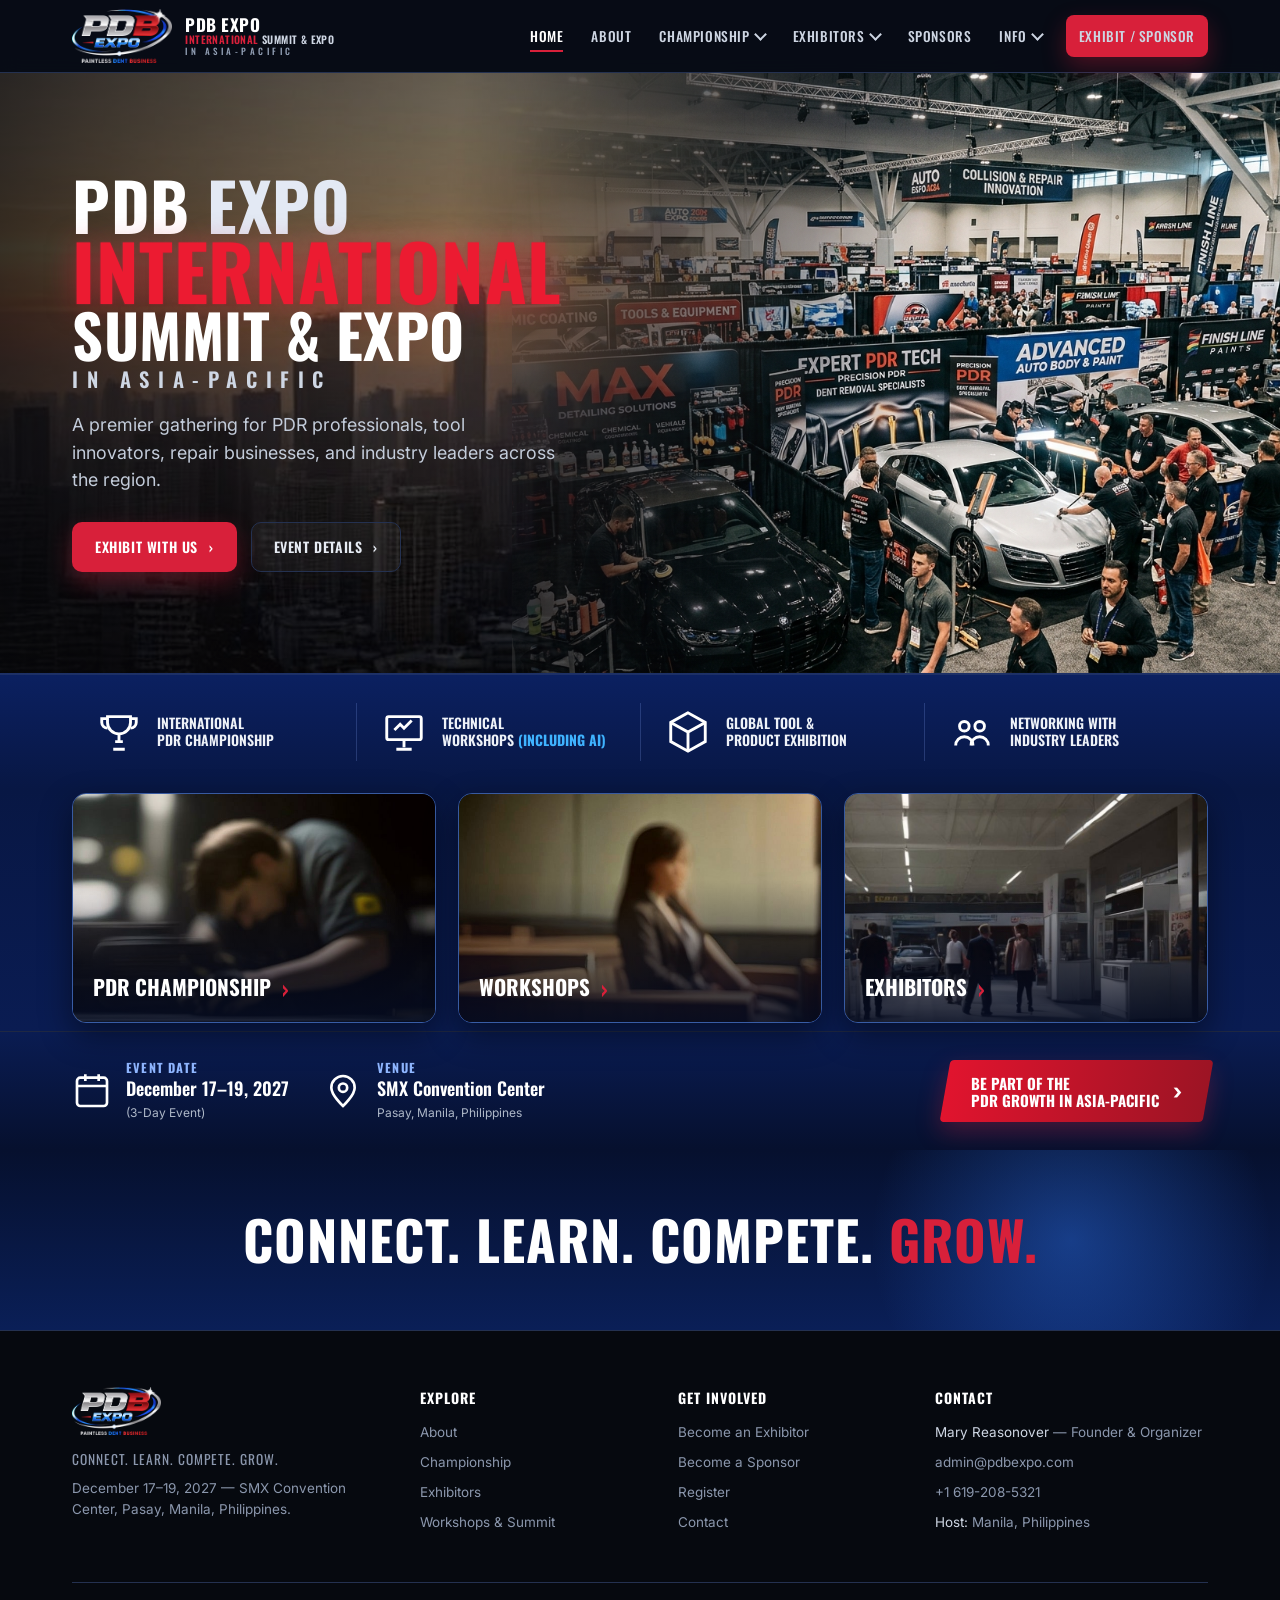
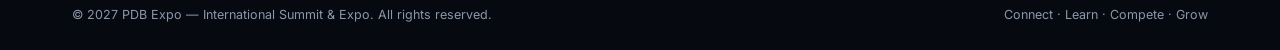
<file: index.html>
<!DOCTYPE html>
<html lang="en">
<head>
<meta charset="UTF-8">
<meta name="viewport" content="width=device-width, initial-scale=1.0">
<title>PDB Expo — International Summit &amp; Expo | Asia-Pacific · Manila 2027</title>
<meta name="description" content="PDB Expo International Summit &amp; Expo — bringing the global PDR industry to Asia-Pacific. December 17–19, 2027, SMX Convention Center, Pasay, Manila, Philippines.">
<link rel="icon" href="assets/logo-star.png">
<link rel="preconnect" href="https://fonts.googleapis.com">
<link rel="preconnect" href="https://fonts.gstatic.com" crossorigin>
<link href="https://fonts.googleapis.com/css2?family=Oswald:wght@400;500;600;700&family=Inter:wght@400;500;600;700&display=swap" rel="stylesheet">
<link rel="stylesheet" href="css/styles.css?v=13">
</head>
<body class="home2">

<!-- ===== HEADER ===== -->
<header class="site-header">
  <div class="container nav">
    <a class="brand" href="index.html">
      <img src="assets/logo-star.png" alt="PDB Expo">
      <span class="brand-txt">
        <b>PDB EXPO</b>
        <i><span class="accent">INTERNATIONAL</span> SUMMIT &amp; EXPO</i>
        <em>IN ASIA-PACIFIC</em>
      </span>
    </a>

    <button class="hamburger" id="hamburger" aria-label="Menu" aria-expanded="false">
      <span></span><span></span><span></span>
    </button>

    <ul class="nav-links" id="navLinks">
      <li><a class="active" href="index.html">Home</a></li>
      <li><a href="about.html">About</a></li>
      <li class="has-menu">
        <span class="navlink">Championship <i class="caret"></i></span>
        <ul class="dropdown">
          <li><a href="championships.html#individual">Individual Championship</a></li>
          <li><a href="championships.html#tag-team">Tag Team Championship</a></li>
          <li><a href="championships.html#showcase">Paint &amp; Surface Showcase</a></li>
        </ul>
      </li>
      <li class="has-menu">
        <span class="navlink">Exhibitors <i class="caret"></i></span>
        <ul class="dropdown">
          <li><a href="expo.html#directory">Exhibitor Directory</a></li>
          <li><a href="expo.html#booth">Buy a Booth</a></li>
          <li><a href="expo.html#floorplan">Floorplan</a></li>
        </ul>
      </li>
      <li><a href="expo.html#sponsorships">Sponsors</a></li>
      <li class="has-menu">
        <span class="navlink">Info <i class="caret"></i></span>
        <ul class="dropdown">
          <li><a href="summit.html">Workshops &amp; Summit</a></li>
          <li><a href="register.html">Register</a></li>
          <li><a href="contact.html">Contact</a></li>
        </ul>
      </li>
      <li><a class="btn btn-red btn-register" href="expo.html">Exhibit / Sponsor</a></li>
    </ul>
  </div>
</header>

<!-- ===== HERO ===== -->
<section class="hero2">
  <img class="h2-city" src="assets/skyline.jpg?v=16" alt="" aria-hidden="true">
  <div class="h2-right"><img src="assets/hero-expo.jpg" alt="PDB Expo show floor"></div>
  <div class="container hero2-inner">
    <h1 class="h2-title">
      <span class="l1">PDB <span class="chrome">EXPO</span></span>
      <span class="l2">INTERNATIONAL</span>
      <span class="l3">SUMMIT &amp; EXPO</span>
      <span class="l4">IN ASIA-PACIFIC</span>
    </h1>
    <p class="h2-lead">A premier gathering for PDR professionals, tool innovators, repair businesses, and industry leaders across the region.</p>
    <div class="h2-cta">
      <a class="btn btn-red" href="expo.html">Exhibit With Us <i class="arr">›</i></a>
      <a class="btn btn-ghost" href="about.html">Event Details <i class="arr">›</i></a>
    </div>
  </div>
</section>

<!-- ===== FEATURE ICON ROW ===== -->
<section class="feat-row">
  <div class="container">
    <div class="feat">
      <svg viewBox="0 0 24 24"><path d="M6 4h12v3a6 6 0 0 1-12 0V4z"/><path d="M6 5H3v2a3 3 0 0 0 3 3M18 5h3v2a3 3 0 0 1-3 3"/><path d="M12 13v4M9 21h6M10 17h4"/></svg>
      <span>International<br>PDR Championship</span>
    </div>
    <div class="feat">
      <svg viewBox="0 0 24 24"><rect x="3" y="4" width="18" height="12" rx="1"/><path d="M12 16v4M8 21h8"/><path d="M7 11l3-3 2 2 4-4"/></svg>
      <span>Technical<br>Workshops <b class="accent">(Including AI)</b></span>
    </div>
    <div class="feat">
      <svg viewBox="0 0 24 24"><path d="M12 2 3 7v10l9 5 9-5V7z"/><path d="M3 7l9 5 9-5M12 12v10"/></svg>
      <span>Global Tool &amp;<br>Product Exhibition</span>
    </div>
    <div class="feat">
      <svg viewBox="0 0 24 24"><circle cx="8" cy="9" r="2.5"/><circle cx="16" cy="9" r="2.5"/><path d="M3.5 19a4.5 4.5 0 0 1 9 0"/><path d="M11.5 19a4.5 4.5 0 0 1 9 0"/></svg>
      <span>Networking With<br>Industry Leaders</span>
    </div>
  </div>
</section>

<!-- ===== 3 IMAGE CARDS ===== -->
<section class="cards3">
  <div class="container">
    <a class="card3" href="championships.html">
      <img src="assets/why-champ.jpg?v=16" alt="">
      <span>PDR Championship <i class="arr">›</i></span>
    </a>
    <a class="card3" href="summit.html">
      <img src="assets/hero-3.jpg?v=16" alt="">
      <span>Workshops <i class="arr">›</i></span>
    </a>
    <a class="card3" href="expo.html">
      <img src="assets/prog-4.jpg?v=16" alt="">
      <span>Exhibitors <i class="arr">›</i></span>
    </a>
  </div>
</section>

<!-- ===== EVENT INFO BAR ===== -->
<section class="eventbar">
  <div class="container">
    <div class="ev">
      <svg viewBox="0 0 24 24"><rect x="3" y="4" width="18" height="17" rx="2"/><path d="M3 9h18M8 2v4M16 2v4"/></svg>
      <div><b>Event Date</b><p>December 17–19, 2027</p><small>(3-Day Event)</small></div>
    </div>
    <div class="ev">
      <svg viewBox="0 0 24 24"><path d="M12 21s-7-6.5-7-11a7 7 0 0 1 14 0c0 4.5-7 11-7 11z"/><circle cx="12" cy="10" r="2.5"/></svg>
      <div><b>Venue</b><p>SMX Convention Center</p><small>Pasay, Manila, Philippines</small></div>
    </div>
    <a class="ev-cta" href="expo.html"><span>Be Part of the<br>PDR Growth in Asia-Pacific</span> <i class="arr">›</i></a>
  </div>
</section>

<!-- ===== GROW BAND ===== -->
<section class="growband">
  <div class="gb-glow" aria-hidden="true"></div>
  <div class="container">
    <h2>Connect. Learn. Compete. <span class="accent">Grow.</span></h2>
  </div>
</section>

<!-- ===== FOOTER ===== -->
<footer class="site-footer">
  <div class="container">
    <div class="foot-grid">
      <div>
        <div class="foot-logo"><img src="assets/logo-star.png" alt="PDB Expo"></div>
        <p class="foot-tagline">Connect. Learn. Compete. Grow.</p>
        <p>December 17–19, 2027 — SMX Convention Center, Pasay, Manila, Philippines.</p>
      </div>
      <div>
        <h4>Explore</h4>
        <a href="about.html">About</a>
        <a href="championships.html">Championship</a>
        <a href="expo.html">Exhibitors</a>
        <a href="summit.html">Workshops &amp; Summit</a>
      </div>
      <div>
        <h4>Get Involved</h4>
        <a href="expo.html#booth">Become an Exhibitor</a>
        <a href="expo.html#sponsorships">Become a Sponsor</a>
        <a href="register.html">Register</a>
        <a href="contact.html">Contact</a>
      </div>
      <div class="foot-contact">
        <h4>Contact</h4>
        <p><span>Mary Reasonover</span> — Founder &amp; Organizer</p>
        <p><a href="mailto:admin@pdbexpo.com">admin@pdbexpo.com</a></p>
        <p><a href="tel:+16192085321">+1 619-208-5321</a></p>
        <p><span>Host:</span> Manila, Philippines</p>
      </div>
    </div>
    <div class="foot-bottom">
      <span>© 2027 PDB Expo — International Summit &amp; Expo. All rights reserved.</span>
      <span>Connect &middot; Learn &middot; Compete &middot; Grow</span>
    </div>
  </div>
</footer>

<script src="js/main.js?v=4"></script>
</body>
</html>
</file>
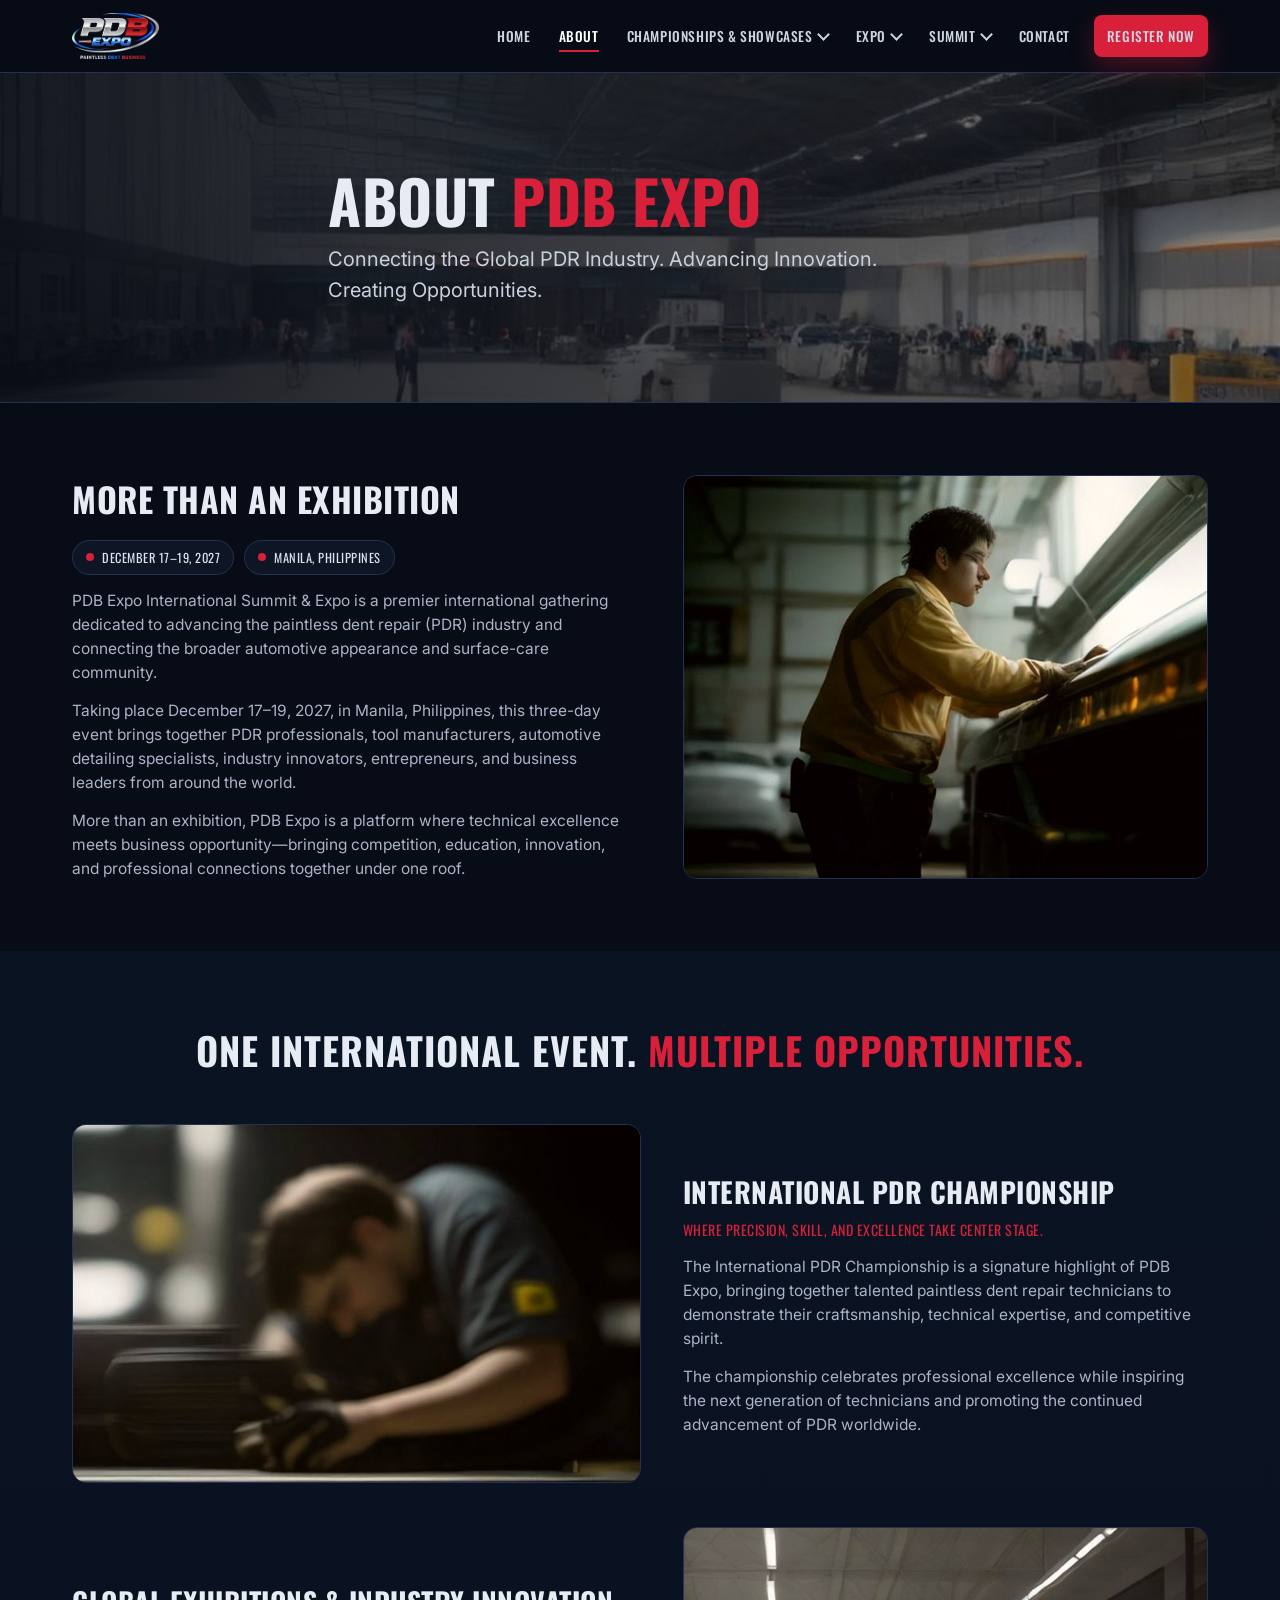
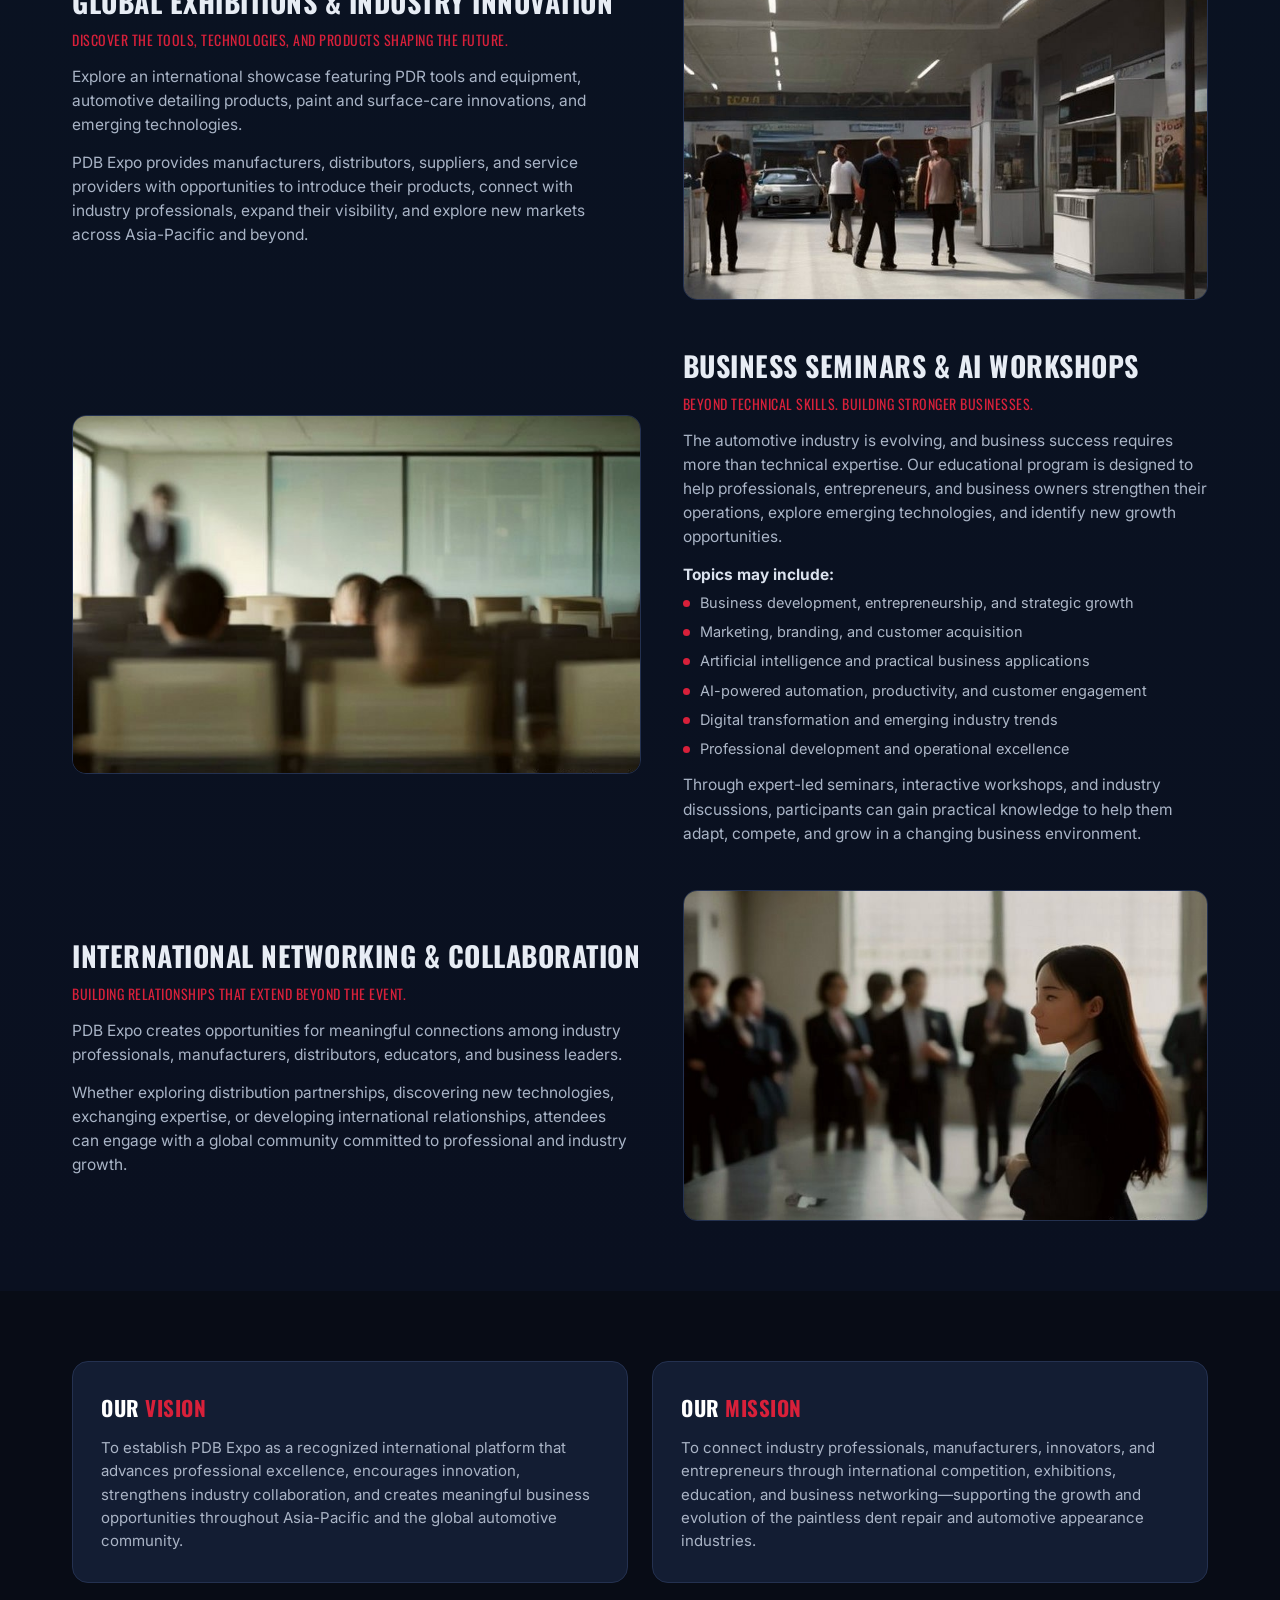
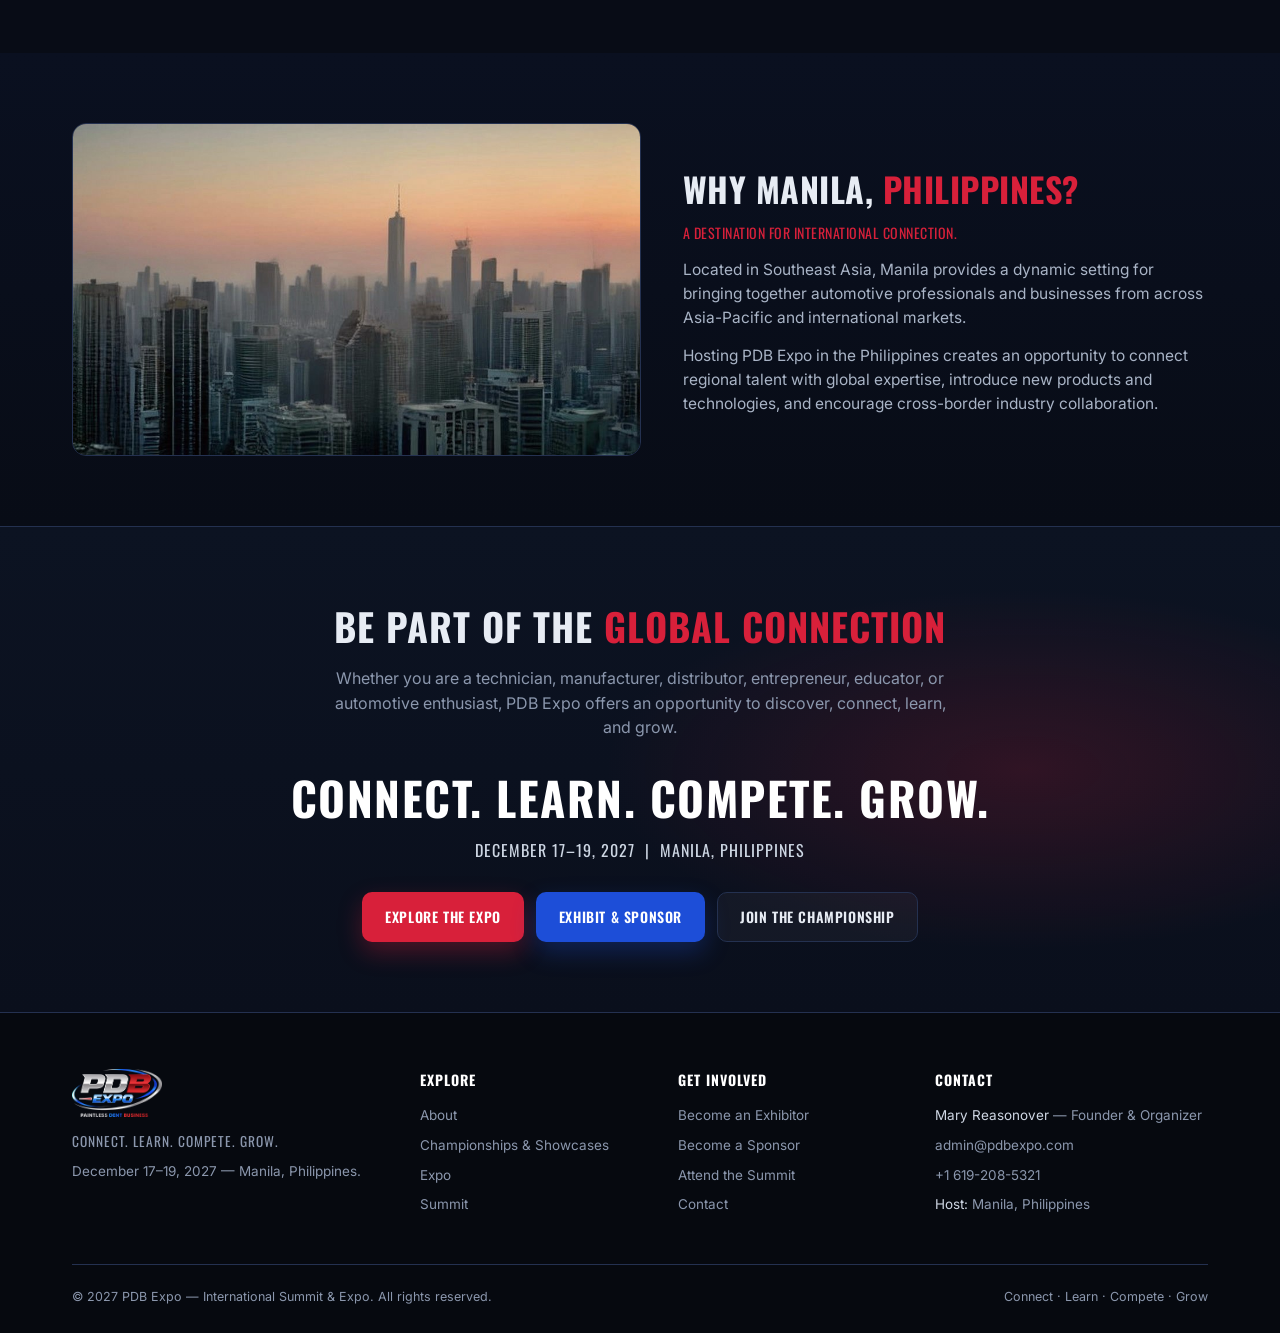
<file: about.html>
<!DOCTYPE html>
<html lang="en">
<head>
<meta charset="UTF-8">
<meta name="viewport" content="width=device-width, initial-scale=1.0">
<title>About — PDB Expo International Summit &amp; Expo | Manila 2027</title>
<meta name="description" content="PDB Expo International Summit &amp; Expo — a premier international gathering for the paintless dent repair and automotive appearance industry. December 17–19, 2027, Manila, Philippines.">
<link rel="icon" href="assets/logo.png">
<link rel="preconnect" href="https://fonts.googleapis.com">
<link rel="preconnect" href="https://fonts.gstatic.com" crossorigin>
<link href="https://fonts.googleapis.com/css2?family=Oswald:wght@400;500;600;700&family=Inter:wght@400;500;600;700&display=swap" rel="stylesheet">
<link rel="stylesheet" href="css/styles.css?v=9">
</head>
<body>

<!-- ===== HEADER ===== -->
<header class="site-header">
  <div class="container nav">
    <a class="logo" href="index.html"><img src="assets/logo.png" alt="PDB Expo"></a>
    <button class="hamburger" id="hamburger" aria-label="Menu" aria-expanded="false">
      <span></span><span></span><span></span>
    </button>
    <ul class="nav-links" id="navLinks">
      <li><a href="index.html">Home</a></li>
      <li><a class="active" href="about.html">About</a></li>
      <li class="has-menu">
        <span class="navlink">Championships &amp; Showcases <i class="caret"></i></span>
        <ul class="dropdown">
          <li class="sub">Dent Masters Championship™</li>
          <li><a href="championships.html#individual">Individual Championship</a></li>
          <li><a href="championships.html#tag-team">Tag Team Championship</a></li>
          <li class="sub">Showcase</li>
          <li><a href="championships.html#showcase">Paint &amp; Surface Innovation Showcase™</a></li>
        </ul>
      </li>
      <li class="has-menu">
        <span class="navlink">Expo <i class="caret"></i></span>
        <ul class="dropdown">
          <li><a href="expo.html#floorplan">Floorplan</a></li>
          <li><a href="expo.html#directory">Exhibitor Directory</a></li>
          <li><a href="expo.html#booth">Buy a Booth</a></li>
          <li><a href="expo.html#sponsorships">Sponsorships</a></li>
        </ul>
      </li>
      <li class="has-menu">
        <span class="navlink">Summit <i class="caret"></i></span>
        <ul class="dropdown">
          <li><a href="summit.html#business">Business &amp; Marketing</a></li>
          <li><a href="summit.html#ai">AI for Your Business</a></li>
          <li><a href="summit.html#ida">IDA Education Track</a></li>
          <li><a href="summit.html#tools">Tools of the Trade</a></li>
          <li><a href="summit.html#pdr">PDR Showcase</a></li>
        </ul>
      </li>
      <li><a href="contact.html">Contact</a></li>
      <li><a class="btn btn-red btn-register" href="register.html">Register Now</a></li>
    </ul>
  </div>
</header>

<!-- ===== PAGE HERO ===== -->
<section class="page-hero">
  <img class="bg" src="assets/about-hero.jpg?v=16" alt="" aria-hidden="true">
  <div class="container">
    <h1>About <span class="accent">PDB Expo</span></h1>
    <p class="lead">Connecting the Global PDR Industry. Advancing Innovation. Creating Opportunities.</p>
  </div>
</section>

<!-- ===== EVENT INTRODUCTION ===== -->
<section class="section">
  <div class="container split">
    <div>
      <h2>More Than an Exhibition</h2>
      <div class="chips" style="margin-top:14px">
        <span class="chip"><span class="dot-red"></span> December 17–19, 2027</span>
        <span class="chip"><span class="dot-red"></span> Manila, Philippines</span>
      </div>
      <p class="body">PDB Expo International Summit &amp; Expo is a premier international gathering dedicated to advancing the paintless dent repair (PDR) industry and connecting the broader automotive appearance and surface-care community.</p>
      <p class="body">Taking place December 17–19, 2027, in Manila, Philippines, this three-day event brings together PDR professionals, tool manufacturers, automotive detailing specialists, industry innovators, entrepreneurs, and business leaders from around the world.</p>
      <p class="body">More than an exhibition, PDB Expo is a platform where technical excellence meets business opportunity—bringing competition, education, innovation, and professional connections together under one roof.</p>
    </div>
    <div class="media">
      <img src="assets/about-intro.jpg?v=16" alt="PDR technician inspecting a vehicle panel">
    </div>
  </div>
</section>

<!-- ===== FOUR PILLARS ===== -->
<section class="section panel">
  <div class="container">
    <h2 class="section-title">One International Event. <span class="accent">Multiple Opportunities.</span></h2>

    <!-- Pillar 1 — Championship -->
    <div class="split pillar">
      <div class="media"><img src="assets/why-champ.jpg?v=16" alt="International PDR Championship"></div>
      <div>
        <h3 class="pillar-h">International PDR Championship</h3>
        <p class="pillar-tag">Where precision, skill, and excellence take center stage.</p>
        <p class="body">The International PDR Championship is a signature highlight of PDB Expo, bringing together talented paintless dent repair technicians to demonstrate their craftsmanship, technical expertise, and competitive spirit.</p>
        <p class="body">The championship celebrates professional excellence while inspiring the next generation of technicians and promoting the continued advancement of PDR worldwide.</p>
      </div>
    </div>

    <!-- Pillar 2 — Exhibitions -->
    <div class="split pillar">
      <div>
        <h3 class="pillar-h">Global Exhibitions &amp; Industry Innovation</h3>
        <p class="pillar-tag">Discover the tools, technologies, and products shaping the future.</p>
        <p class="body">Explore an international showcase featuring PDR tools and equipment, automotive detailing products, paint and surface-care innovations, and emerging technologies.</p>
        <p class="body">PDB Expo provides manufacturers, distributors, suppliers, and service providers with opportunities to introduce their products, connect with industry professionals, expand their visibility, and explore new markets across Asia-Pacific and beyond.</p>
      </div>
      <div class="media"><img src="assets/prog-4.jpg?v=16" alt="Global exhibitions and industry innovation"></div>
    </div>

    <!-- Pillar 3 — Business & AI -->
    <div class="split pillar">
      <div class="media"><img src="assets/why-summit.jpg?v=16" alt="Business seminars and AI workshops"></div>
      <div>
        <h3 class="pillar-h">Business Seminars &amp; AI Workshops</h3>
        <p class="pillar-tag">Beyond technical skills. Building stronger businesses.</p>
        <p class="body">The automotive industry is evolving, and business success requires more than technical expertise. Our educational program is designed to help professionals, entrepreneurs, and business owners strengthen their operations, explore emerging technologies, and identify new growth opportunities.</p>
        <p class="body" style="margin-bottom:0"><strong style="color:#dbe2ee">Topics may include:</strong></p>
        <ul class="about-list">
          <li>Business development, entrepreneurship, and strategic growth</li>
          <li>Marketing, branding, and customer acquisition</li>
          <li>Artificial intelligence and practical business applications</li>
          <li>AI-powered automation, productivity, and customer engagement</li>
          <li>Digital transformation and emerging industry trends</li>
          <li>Professional development and operational excellence</li>
        </ul>
        <p class="body">Through expert-led seminars, interactive workshops, and industry discussions, participants can gain practical knowledge to help them adapt, compete, and grow in a changing business environment.</p>
      </div>
    </div>

    <!-- Pillar 4 — Networking -->
    <div class="split pillar">
      <div>
        <h3 class="pillar-h">International Networking &amp; Collaboration</h3>
        <p class="pillar-tag">Building relationships that extend beyond the event.</p>
        <p class="body">PDB Expo creates opportunities for meaningful connections among industry professionals, manufacturers, distributors, educators, and business leaders.</p>
        <p class="body">Whether exploring distribution partnerships, discovering new technologies, exchanging expertise, or developing international relationships, attendees can engage with a global community committed to professional and industry growth.</p>
      </div>
      <div class="media"><img src="assets/why-network.jpg?v=16" alt="International networking and collaboration"></div>
    </div>
  </div>
</section>

<!-- ===== VISION & MISSION ===== -->
<section class="section">
  <div class="container">
    <div class="vm-grid">
      <div class="vm-card">
        <h3>Our <span class="accent">Vision</span></h3>
        <p>To establish PDB Expo as a recognized international platform that advances professional excellence, encourages innovation, strengthens industry collaboration, and creates meaningful business opportunities throughout Asia-Pacific and the global automotive community.</p>
      </div>
      <div class="vm-card">
        <h3>Our <span class="accent">Mission</span></h3>
        <p>To connect industry professionals, manufacturers, innovators, and entrepreneurs through international competition, exhibitions, education, and business networking—supporting the growth and evolution of the paintless dent repair and automotive appearance industries.</p>
      </div>
    </div>
  </div>
</section>

<!-- ===== WHY MANILA ===== -->
<section class="section panel-2">
  <div class="container split">
    <div class="media"><img src="assets/manila.jpg?v=16" alt="Manila, Philippines skyline"></div>
    <div>
      <h2>Why Manila, <span class="accent">Philippines?</span></h2>
      <p class="pillar-tag">A destination for international connection.</p>
      <p class="body">Located in Southeast Asia, Manila provides a dynamic setting for bringing together automotive professionals and businesses from across Asia-Pacific and international markets.</p>
      <p class="body">Hosting PDB Expo in the Philippines creates an opportunity to connect regional talent with global expertise, introduce new products and technologies, and encourage cross-border industry collaboration.</p>
    </div>
  </div>
</section>

<!-- ===== FINAL CTA ===== -->
<section class="section cta-bar">
  <div class="container cta-final">
    <h2 class="section-title">Be Part of the <span class="accent">Global Connection</span></h2>
    <p class="section-sub" style="max-width:62ch;margin:10px auto 0">Whether you are a technician, manufacturer, distributor, entrepreneur, educator, or automotive enthusiast, PDB Expo offers an opportunity to discover, connect, learn, and grow.</p>
    <p class="big">Connect. Learn. Compete. Grow.</p>
    <p class="when">December 17–19, 2027 &nbsp;|&nbsp; Manila, Philippines</p>
    <div class="hero-cta">
      <a class="btn btn-red" href="expo.html">Explore the Expo</a>
      <a class="btn btn-blue" href="expo.html#sponsorships">Exhibit &amp; Sponsor</a>
      <a class="btn btn-ghost" href="championships.html">Join the Championship</a>
    </div>
  </div>
</section>

<!-- ===== FOOTER ===== -->
<footer class="site-footer">
  <div class="container">
    <div class="foot-grid">
      <div>
        <div class="foot-logo"><img src="assets/logo.png" alt="PDB Expo"></div>
        <p class="foot-tagline">Connect. Learn. Compete. Grow.</p>
        <p>December 17–19, 2027 — Manila, Philippines.</p>
      </div>
      <div>
        <h4>Explore</h4>
        <a href="about.html">About</a>
        <a href="championships.html">Championships &amp; Showcases</a>
        <a href="expo.html">Expo</a>
        <a href="summit.html">Summit</a>
      </div>
      <div>
        <h4>Get Involved</h4>
        <a href="expo.html#booth">Become an Exhibitor</a>
        <a href="expo.html#sponsorships">Become a Sponsor</a>
        <a href="register.html">Attend the Summit</a>
        <a href="contact.html">Contact</a>
      </div>
      <div class="foot-contact">
        <h4>Contact</h4>
        <p><span>Mary Reasonover</span> — Founder &amp; Organizer</p>
        <p><a href="mailto:admin@pdbexpo.com">admin@pdbexpo.com</a></p>
        <p><a href="tel:+16192085321">+1 619-208-5321</a></p>
        <p><span>Host:</span> Manila, Philippines</p>
      </div>
    </div>
    <div class="foot-bottom">
      <span>© 2027 PDB Expo — International Summit &amp; Expo. All rights reserved.</span>
      <span>Connect &middot; Learn &middot; Compete &middot; Grow</span>
    </div>
  </div>
</footer>

<script src="js/main.js?v=4"></script>
</body>
</html>
</file>
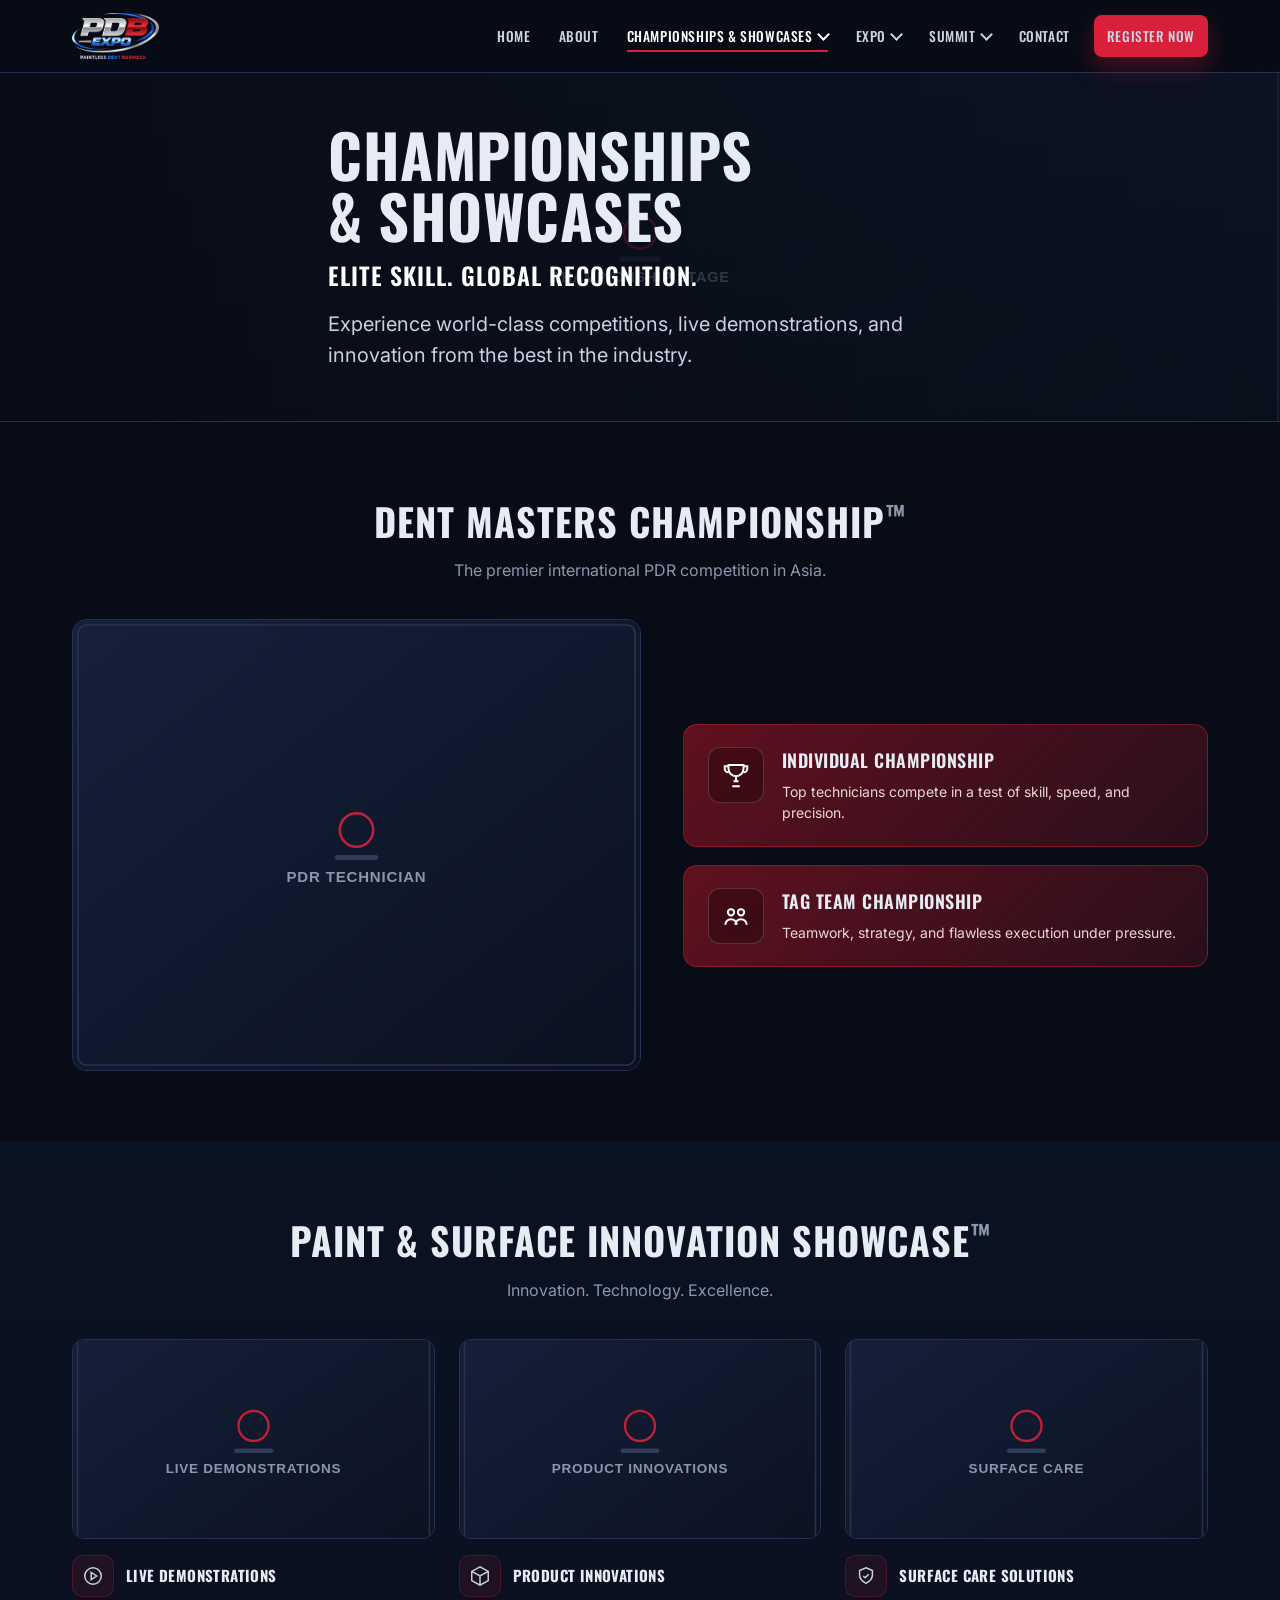
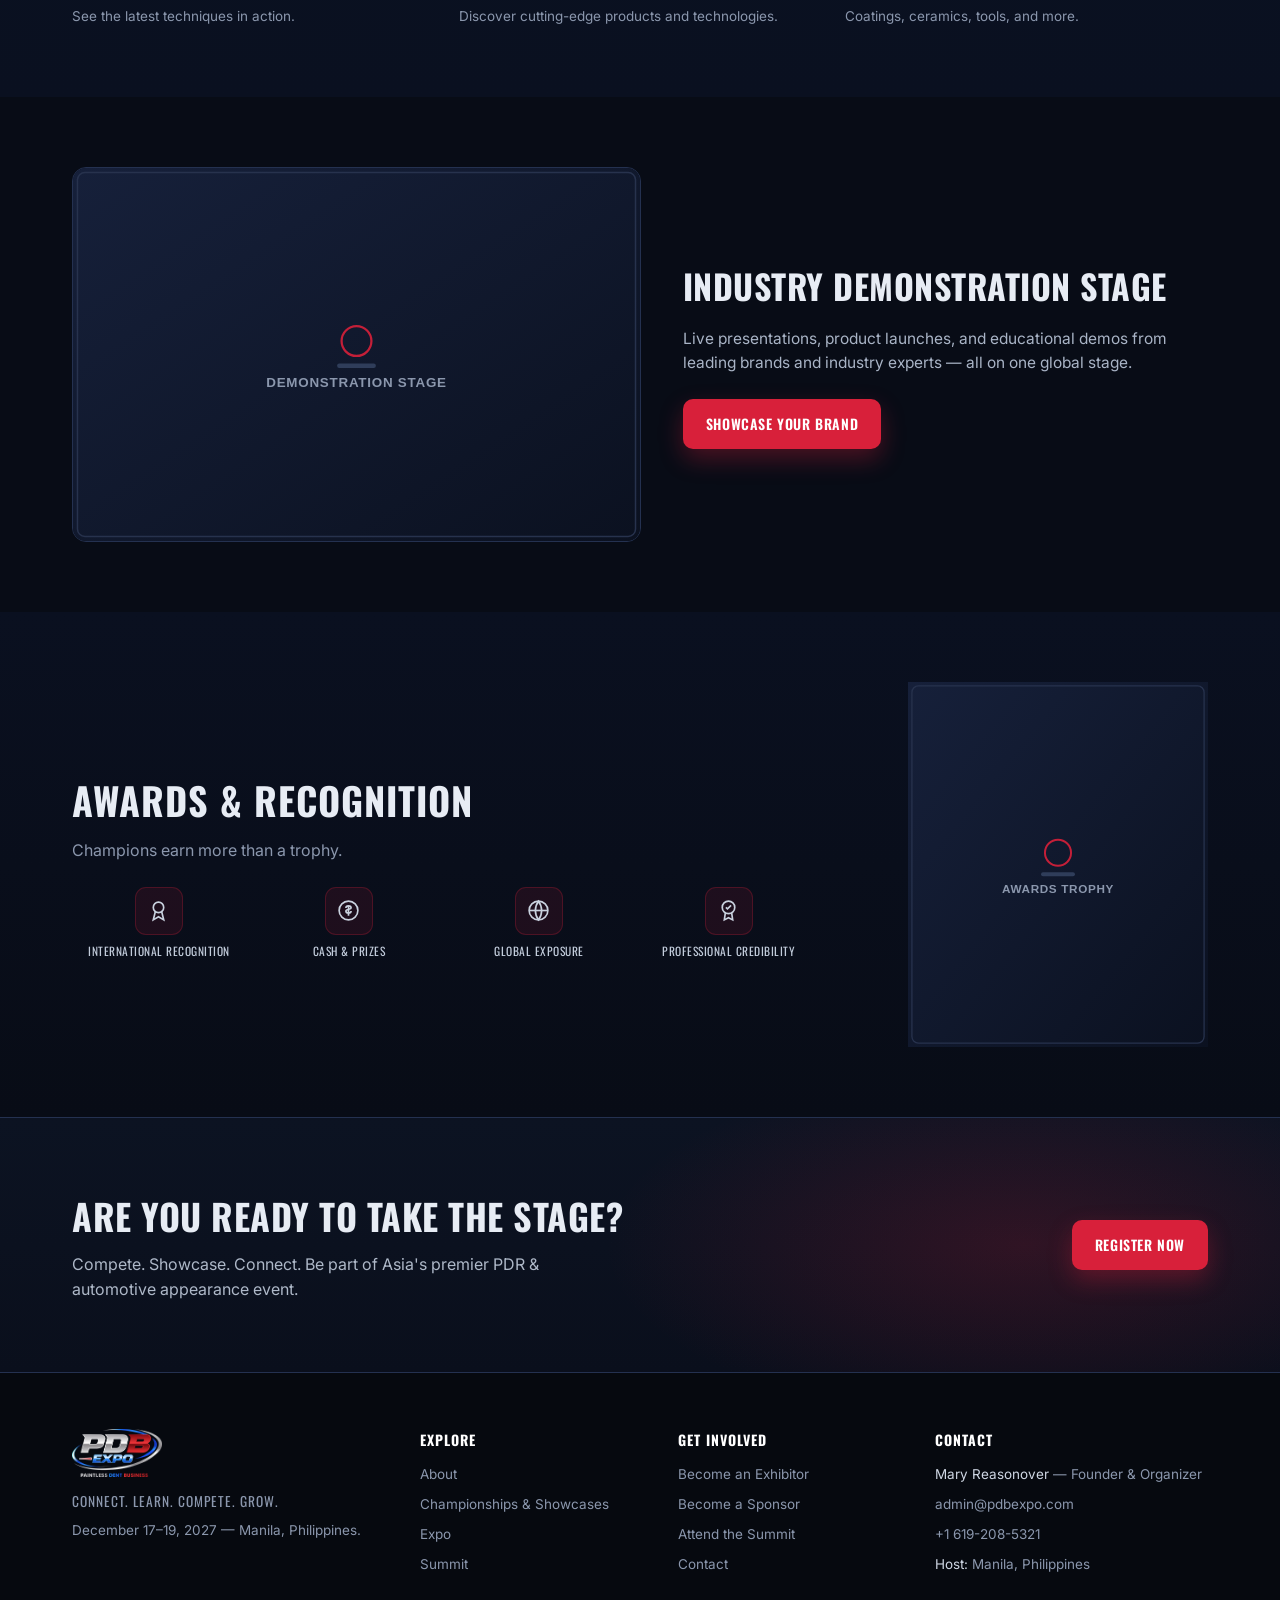
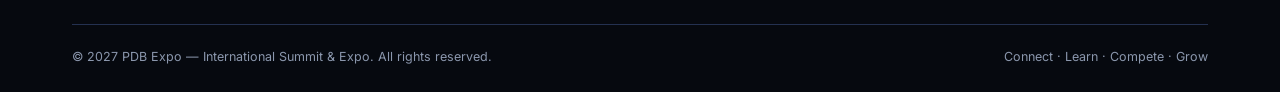
<file: championships.html>
<!DOCTYPE html>
<html lang="en">
<head>
<meta charset="UTF-8">
<meta name="viewport" content="width=device-width, initial-scale=1.0">
<title>Championships &amp; Showcases — PDB Expo</title>
<meta name="description" content="Dent Masters Championship, Paint &amp; Surface Innovation Showcase, live demonstrations and awards at PDB Expo — Asia's premier PDR &amp; automotive appearance event.">
<link rel="icon" href="assets/logo.png">
<link rel="preconnect" href="https://fonts.googleapis.com">
<link rel="preconnect" href="https://fonts.gstatic.com" crossorigin>
<link href="https://fonts.googleapis.com/css2?family=Oswald:wght@400;500;600;700&family=Inter:wght@400;500;600;700&display=swap" rel="stylesheet">
<link rel="stylesheet" href="css/styles.css?v=9">
</head>
<body>

<!-- ===== HEADER ===== -->
<header class="site-header">
  <div class="container nav">
    <a class="logo" href="index.html"><img src="assets/logo.png" alt="PDB Expo"></a>

    <button class="hamburger" id="hamburger" aria-label="Menu" aria-expanded="false">
      <span></span><span></span><span></span>
    </button>

    <ul class="nav-links" id="navLinks">
      <li><a href="index.html">Home</a></li>
      <li><a href="about.html">About</a></li>

      <li class="has-menu">
        <span class="navlink active">Championships &amp; Showcases <i class="caret"></i></span>
        <ul class="dropdown">
          <li class="sub">Dent Masters Championship™</li>
          <li><a href="championships.html#individual">Individual Championship</a></li>
          <li><a href="championships.html#tag-team">Tag Team Championship</a></li>
          <li class="sub">Showcase</li>
          <li><a href="championships.html#showcase">Paint &amp; Surface Innovation Showcase™</a></li>
        </ul>
      </li>

      <li class="has-menu">
        <span class="navlink">Expo <i class="caret"></i></span>
        <ul class="dropdown">
          <li><a href="expo.html#floorplan">Floorplan</a></li>
          <li><a href="expo.html#directory">Exhibitor Directory</a></li>
          <li><a href="expo.html#booth">Buy a Booth</a></li>
          <li><a href="expo.html#sponsorships">Sponsorships</a></li>
        </ul>
      </li>

      <li class="has-menu">
        <span class="navlink">Summit <i class="caret"></i></span>
        <ul class="dropdown">
          <li><a href="summit.html#business">Business &amp; Marketing</a></li>
          <li><a href="summit.html#ai">AI for Your Business</a></li>
          <li><a href="summit.html#ida">IDA Education Track</a></li>
          <li><a href="summit.html#tools">Tools of the Trade</a></li>
          <li><a href="summit.html#pdr">PDR Showcase</a></li>
        </ul>
      </li>

      <li><a href="contact.html">Contact</a></li>
      <li><a class="btn btn-red btn-register" href="register.html">Register Now</a></li>
    </ul>
  </div>
</header>

<!-- ===== PAGE HERO ===== -->
<section class="page-hero">
  <img class="bg" src="assets/champ-hero.svg" alt="" aria-hidden="true">
  <div class="container">
    <h1>Championships<br>&amp; Showcases</h1>
    <p class="sub-strong">Elite Skill. Global Recognition.</p>
    <p class="lead">Experience world-class competitions, live demonstrations, and innovation from the best in the industry.</p>
  </div>
</section>

<!-- ===== DENT MASTERS CHAMPIONSHIP ===== -->
<section class="section" id="dent-masters">
  <div class="container">
    <h2 class="section-title">Dent Masters Championship<span class="tm">™</span></h2>
    <p class="section-sub">The premier international PDR competition in Asia.</p>
    <div class="split" style="margin-top:36px">
      <div class="media">
        <img src="assets/dent-tech.svg" alt="PDR technician competing">
      </div>
      <div class="champ-cards">
        <div class="champ-card" id="individual">
          <div class="mini"><svg viewBox="0 0 24 24"><path d="M6 4h12v3a6 6 0 0 1-12 0V4z"/><path d="M6 5H3v2a3 3 0 0 0 3 3M18 5h3v2a3 3 0 0 1-3 3"/><path d="M12 13v4M9 21h6M10 17h4"/></svg></div>
          <div>
            <h3>Individual Championship</h3>
            <p>Top technicians compete in a test of skill, speed, and precision.</p>
          </div>
        </div>
        <div class="champ-card" id="tag-team">
          <div class="mini"><svg viewBox="0 0 24 24"><circle cx="8" cy="9" r="2.5"/><circle cx="16" cy="9" r="2.5"/><path d="M3.5 19a4.5 4.5 0 0 1 9 0"/><path d="M11.5 19a4.5 4.5 0 0 1 9 0"/></svg></div>
          <div>
            <h3>Tag Team Championship</h3>
            <p>Teamwork, strategy, and flawless execution under pressure.</p>
          </div>
        </div>
      </div>
    </div>
  </div>
</section>

<!-- ===== PAINT & SURFACE INNOVATION SHOWCASE ===== -->
<section class="section panel" id="showcase">
  <div class="container">
    <h2 class="section-title">Paint &amp; Surface Innovation Showcase<span class="tm">™</span></h2>
    <p class="section-sub">Innovation. Technology. Excellence.</p>
    <div class="showcase-grid">
      <div class="showcase-item">
        <img src="assets/showcase-1.svg" alt="Live demonstrations">
        <div class="si-head">
          <div class="mini"><svg viewBox="0 0 24 24"><circle cx="12" cy="12" r="9"/><polygon points="10,8 16,12 10,16"/></svg></div>
          <h3>Live Demonstrations</h3>
        </div>
        <p>See the latest techniques in action.</p>
      </div>
      <div class="showcase-item">
        <img src="assets/showcase-2.svg" alt="Product innovations">
        <div class="si-head">
          <div class="mini"><svg viewBox="0 0 24 24"><path d="M12 2 3 7v10l9 5 9-5V7z"/><path d="M3 7l9 5 9-5M12 12v10"/></svg></div>
          <h3>Product Innovations</h3>
        </div>
        <p>Discover cutting-edge products and technologies.</p>
      </div>
      <div class="showcase-item">
        <img src="assets/showcase-3.svg" alt="Surface care solutions">
        <div class="si-head">
          <div class="mini"><svg viewBox="0 0 24 24"><path d="M12 3l7 3v5c0 4-3 7-7 9-4-2-7-5-7-9V6z"/><path d="M9 12l2 2 4-4"/></svg></div>
          <h3>Surface Care Solutions</h3>
        </div>
        <p>Coatings, ceramics, tools, and more.</p>
      </div>
    </div>
  </div>
</section>

<!-- ===== INDUSTRY DEMONSTRATION STAGE ===== -->
<section class="section">
  <div class="container split">
    <div class="media">
      <img src="assets/demo-stage.svg" alt="Industry demonstration stage">
    </div>
    <div>
      <h2>Industry Demonstration Stage</h2>
      <p class="body">Live presentations, product launches, and educational demos from leading brands
        and industry experts — all on one global stage.</p>
      <div class="hero-cta" style="margin-top:24px">
        <a class="btn btn-red" href="expo.html#booth">Showcase Your Brand</a>
      </div>
    </div>
  </div>
</section>

<!-- ===== AWARDS & RECOGNITION ===== -->
<section class="section panel-2">
  <div class="container awards-wrap">
    <div>
      <h2 class="section-title" style="text-align:left">Awards &amp; Recognition</h2>
      <p class="section-sub" style="text-align:left">Champions earn more than a trophy.</p>
      <div class="icon-row">
        <div class="icon-item">
          <div class="mini"><svg viewBox="0 0 24 24"><circle cx="12" cy="9" r="5"/><path d="M9 13l-2 8 5-3 5 3-2-8"/></svg></div>
          <span>International Recognition</span>
        </div>
        <div class="icon-item">
          <div class="mini"><svg viewBox="0 0 24 24"><circle cx="12" cy="12" r="9"/><path d="M12 7v10M9.5 9.5a2.5 2 0 0 1 5 0c0 1.5-5 1-5 3a2.5 2 0 0 0 5 0"/></svg></div>
          <span>Cash &amp; Prizes</span>
        </div>
        <div class="icon-item">
          <div class="mini"><svg viewBox="0 0 24 24"><circle cx="12" cy="12" r="9"/><path d="M3 12h18"/><path d="M12 3a15 15 0 0 1 0 18 15 15 0 0 1 0-18z"/></svg></div>
          <span>Global Exposure</span>
        </div>
        <div class="icon-item">
          <div class="mini"><svg viewBox="0 0 24 24"><circle cx="12" cy="9" r="6"/><path d="M9 14l-1 7 4-2 4 2-1-7"/><path d="M9.5 9l1.5 1.5L14.5 7"/></svg></div>
          <span>Professional Credibility</span>
        </div>
      </div>
    </div>
    <div class="trophy">
      <img src="assets/awards-trophy.svg" alt="Championship trophy">
    </div>
  </div>
</section>

<!-- ===== CTA ===== -->
<section class="section cta-bar">
  <div class="container cta-inner">
    <div>
      <h2>Are You Ready to Take the Stage?</h2>
      <p>Compete. Showcase. Connect. Be part of Asia's premier PDR &amp; automotive appearance event.</p>
    </div>
    <a class="btn btn-red" href="register.html">Register Now</a>
  </div>
</section>

<!-- ===== FOOTER ===== -->
<footer class="site-footer">
  <div class="container">
    <div class="foot-grid">
      <div>
        <div class="foot-logo"><img src="assets/logo.png" alt="PDB Expo"></div>
        <p class="foot-tagline">Connect. Learn. Compete. Grow.</p>
        <p>December 17–19, 2027 — Manila, Philippines.</p>
      </div>
      <div>
        <h4>Explore</h4>
        <a href="about.html">About</a>
        <a href="championships.html">Championships &amp; Showcases</a>
        <a href="expo.html">Expo</a>
        <a href="summit.html">Summit</a>
      </div>
      <div>
        <h4>Get Involved</h4>
        <a href="expo.html#booth">Become an Exhibitor</a>
        <a href="expo.html#sponsorships">Become a Sponsor</a>
        <a href="register.html">Attend the Summit</a>
        <a href="contact.html">Contact</a>
      </div>
      <div class="foot-contact">
        <h4>Contact</h4>
        <p><span>Mary Reasonover</span> — Founder &amp; Organizer</p>
        <p><a href="mailto:admin@pdbexpo.com">admin@pdbexpo.com</a></p>
        <p><a href="tel:+16192085321">+1 619-208-5321</a></p>
        <p><span>Host:</span> Manila, Philippines</p>
      </div>
    </div>
    <div class="foot-bottom">
      <span>© 2027 PDB Expo — International Summit &amp; Expo. All rights reserved.</span>
      <span>Connect &middot; Learn &middot; Compete &middot; Grow</span>
    </div>
  </div>
</footer>

<script src="js/main.js?v=4"></script>
</body>
</html>
</file>
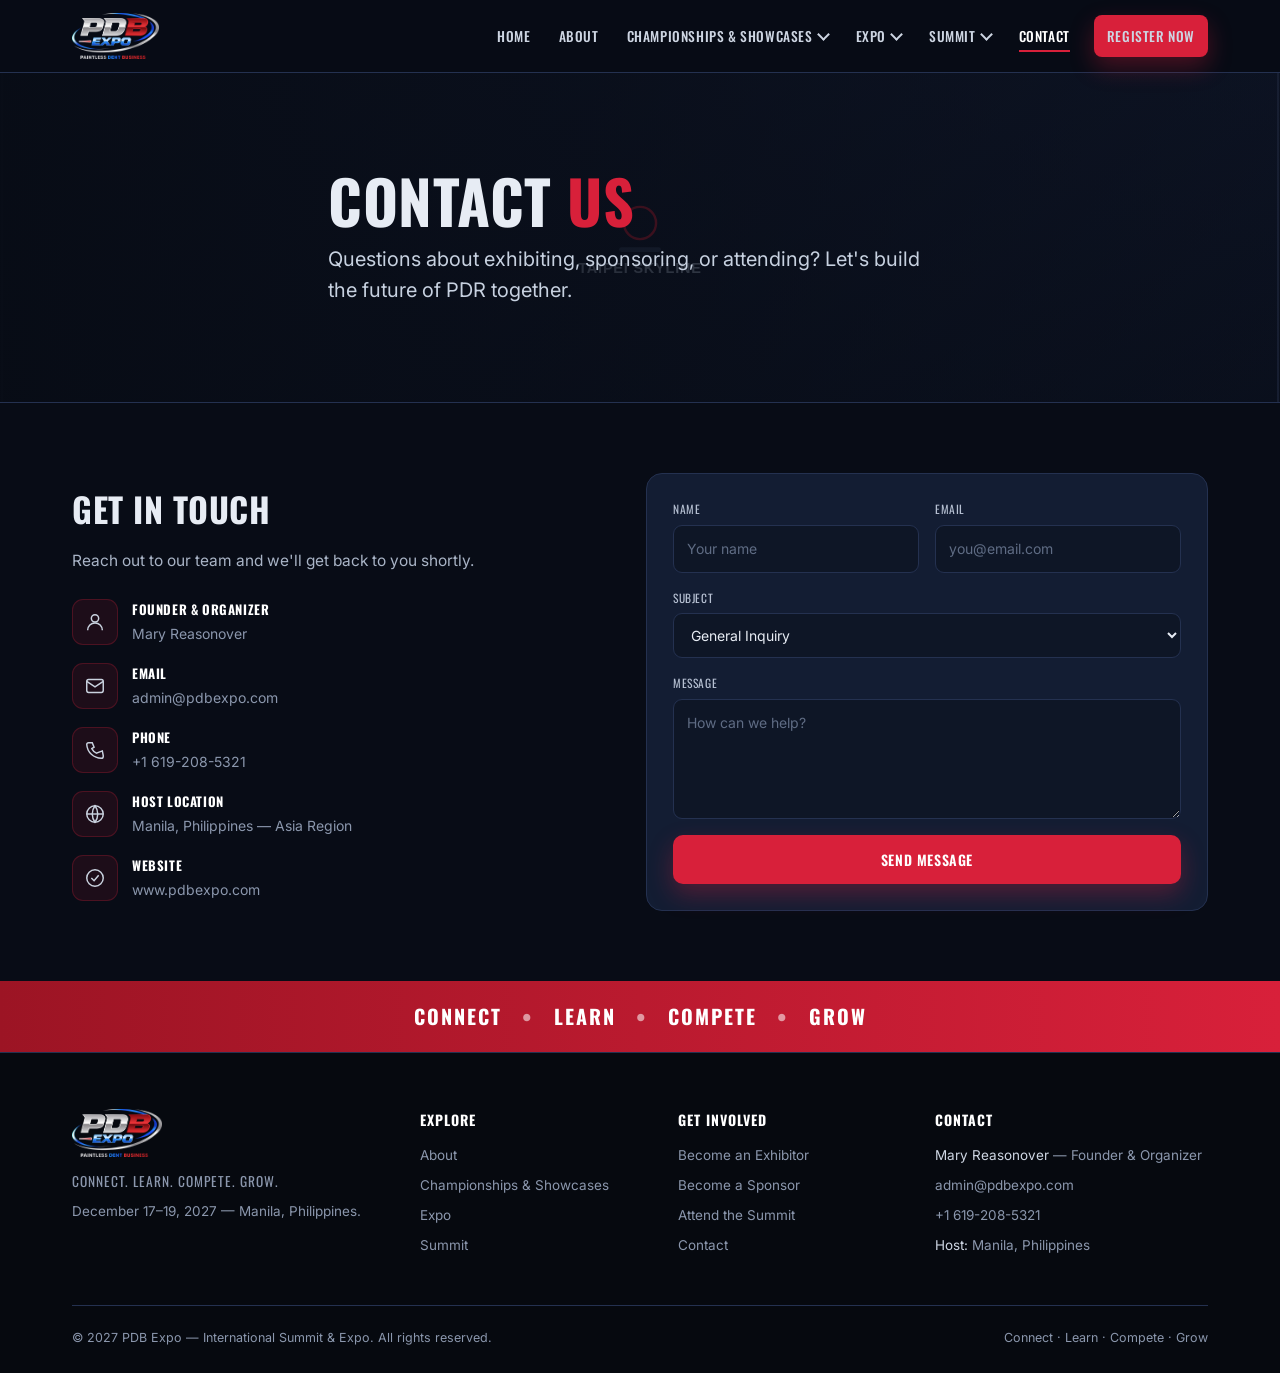
<file: contact.html>
<!DOCTYPE html>
<html lang="en">
<head>
<meta charset="UTF-8">
<meta name="viewport" content="width=device-width, initial-scale=1.0">
<title>Contact — PDB Expo International Summit &amp; Expo</title>
<meta name="description" content="Contact PDB Expo — reach Mary Reasonover, Founder &amp; Organizer. Email admin@pdbexpo.com or call +1 619-208-5321.">
<link rel="icon" href="assets/logo.png">
<link rel="preconnect" href="https://fonts.googleapis.com">
<link rel="preconnect" href="https://fonts.gstatic.com" crossorigin>
<link href="https://fonts.googleapis.com/css2?family=Oswald:wght@400;500;600;700&family=Inter:wght@400;500;600;700&display=swap" rel="stylesheet">
<link rel="stylesheet" href="css/styles.css?v=9">
</head>
<body>

<!-- ===== HEADER ===== -->
<header class="site-header">
  <div class="container nav">
    <a class="logo" href="index.html"><img src="assets/logo.png" alt="PDB Expo"></a>
    <button class="hamburger" id="hamburger" aria-label="Menu" aria-expanded="false">
      <span></span><span></span><span></span>
    </button>
    <ul class="nav-links" id="navLinks">
      <li><a href="index.html">Home</a></li>
      <li><a href="about.html">About</a></li>
      <li class="has-menu">
        <span class="navlink">Championships &amp; Showcases <i class="caret"></i></span>
        <ul class="dropdown">
          <li class="sub">Dent Masters Championship™</li>
          <li><a href="championships.html#individual">Individual Championship</a></li>
          <li><a href="championships.html#tag-team">Tag Team Championship</a></li>
          <li class="sub">Showcase</li>
          <li><a href="championships.html#showcase">Paint &amp; Surface Innovation Showcase™</a></li>
        </ul>
      </li>
      <li class="has-menu">
        <span class="navlink">Expo <i class="caret"></i></span>
        <ul class="dropdown">
          <li><a href="expo.html#floorplan">Floorplan</a></li>
          <li><a href="expo.html#directory">Exhibitor Directory</a></li>
          <li><a href="expo.html#booth">Buy a Booth</a></li>
          <li><a href="expo.html#sponsorships">Sponsorships</a></li>
        </ul>
      </li>
      <li class="has-menu">
        <span class="navlink">Summit <i class="caret"></i></span>
        <ul class="dropdown">
          <li><a href="summit.html#business">Business &amp; Marketing</a></li>
          <li><a href="summit.html#ai">AI for Your Business</a></li>
          <li><a href="summit.html#ida">IDA Education Track</a></li>
          <li><a href="summit.html#tools">Tools of the Trade</a></li>
          <li><a href="summit.html#pdr">PDR Showcase</a></li>
        </ul>
      </li>
      <li><a class="active" href="contact.html">Contact</a></li>
      <li><a class="btn btn-red btn-register" href="register.html">Register Now</a></li>
    </ul>
  </div>
</header>

<!-- ===== PAGE HERO ===== -->
<section class="page-hero">
  <img class="bg" src="assets/about-hero.svg" alt="" aria-hidden="true">
  <div class="container">
    <h1>Contact <span class="accent">Us</span></h1>
    <p class="lead">Questions about exhibiting, sponsoring, or attending? Let's build the future of PDR together.</p>
  </div>
</section>

<!-- ===== CONTACT ===== -->
<section class="section">
  <div class="container split">
    <div>
      <h2>Get in Touch</h2>
      <p class="body" style="margin-bottom:26px">Reach out to our team and we'll get back to you shortly.</p>
      <div class="contact-list">
        <div class="contact-item">
          <div class="ic"><svg viewBox="0 0 24 24"><circle cx="12" cy="8" r="4"/><path d="M4 21a8 8 0 0 1 16 0"/></svg></div>
          <div><h4>Founder &amp; Organizer</h4><p>Mary Reasonover</p></div>
        </div>
        <div class="contact-item">
          <div class="ic"><svg viewBox="0 0 24 24"><rect x="3" y="5" width="18" height="14" rx="2"/><path d="M3 7l9 6 9-6"/></svg></div>
          <div><h4>Email</h4><p><a href="mailto:admin@pdbexpo.com">admin@pdbexpo.com</a></p></div>
        </div>
        <div class="contact-item">
          <div class="ic"><svg viewBox="0 0 24 24"><path d="M5 4h4l2 5-2.5 1.5a11 11 0 0 0 5 5L20 13l1 5v1a2 2 0 0 1-2 2A16 16 0 0 1 3 6a2 2 0 0 1 2-2z"/></svg></div>
          <div><h4>Phone</h4><p><a href="tel:+16192085321">+1 619-208-5321</a></p></div>
        </div>
        <div class="contact-item">
          <div class="ic"><svg viewBox="0 0 24 24"><circle cx="12" cy="12" r="9"/><path d="M3 12h18"/><path d="M12 3a15 15 0 0 1 0 18 15 15 0 0 1 0-18z"/></svg></div>
          <div><h4>Host Location</h4><p>Manila, Philippines — Asia Region</p></div>
        </div>
        <div class="contact-item">
          <div class="ic"><svg viewBox="0 0 24 24"><circle cx="12" cy="12" r="9"/><path d="M8 12l3 3 5-6"/></svg></div>
          <div><h4>Website</h4><p><a href="https://www.pdbexpo.com">www.pdbexpo.com</a></p></div>
        </div>
      </div>
    </div>

    <div>
      <form class="form" data-demo novalidate>
        <p class="form-note" hidden>Thanks! Your message has been received — we'll be in touch soon.</p>
        <div class="row">
          <div class="field"><label for="c-name">Name</label><input id="c-name" type="text" placeholder="Your name" required></div>
          <div class="field"><label for="c-email">Email</label><input id="c-email" type="email" placeholder="you@email.com" required></div>
        </div>
        <div class="field full"><label for="c-subj">Subject</label>
          <select id="c-subj">
            <option>General Inquiry</option>
            <option>Become an Exhibitor</option>
            <option>Become a Sponsor</option>
            <option>Attend the Summit</option>
            <option>Media &amp; Press</option>
          </select>
        </div>
        <div class="field full"><label for="c-msg">Message</label><textarea id="c-msg" placeholder="How can we help?"></textarea></div>
        <button class="btn btn-red" type="submit">Send Message</button>
      </form>
    </div>
  </div>
</section>

<!-- ===== RIBBON ===== -->
<section class="ribbon">
  <span>Connect <i>•</i> Learn <i>•</i> Compete <i>•</i> Grow</span>
</section>

<!-- ===== FOOTER ===== -->
<footer class="site-footer">
  <div class="container">
    <div class="foot-grid">
      <div>
        <div class="foot-logo"><img src="assets/logo.png" alt="PDB Expo"></div>
        <p class="foot-tagline">Connect. Learn. Compete. Grow.</p>
        <p>December 17–19, 2027 — Manila, Philippines.</p>
      </div>
      <div>
        <h4>Explore</h4>
        <a href="about.html">About</a>
        <a href="championships.html">Championships &amp; Showcases</a>
        <a href="expo.html">Expo</a>
        <a href="summit.html">Summit</a>
      </div>
      <div>
        <h4>Get Involved</h4>
        <a href="expo.html#booth">Become an Exhibitor</a>
        <a href="expo.html#sponsorships">Become a Sponsor</a>
        <a href="register.html">Attend the Summit</a>
        <a href="contact.html">Contact</a>
      </div>
      <div class="foot-contact">
        <h4>Contact</h4>
        <p><span>Mary Reasonover</span> — Founder &amp; Organizer</p>
        <p><a href="mailto:admin@pdbexpo.com">admin@pdbexpo.com</a></p>
        <p><a href="tel:+16192085321">+1 619-208-5321</a></p>
        <p><span>Host:</span> Manila, Philippines</p>
      </div>
    </div>
    <div class="foot-bottom">
      <span>© 2027 PDB Expo — International Summit &amp; Expo. All rights reserved.</span>
      <span>Connect &middot; Learn &middot; Compete &middot; Grow</span>
    </div>
  </div>
</footer>

<script src="js/main.js?v=4"></script>
</body>
</html>
</file>
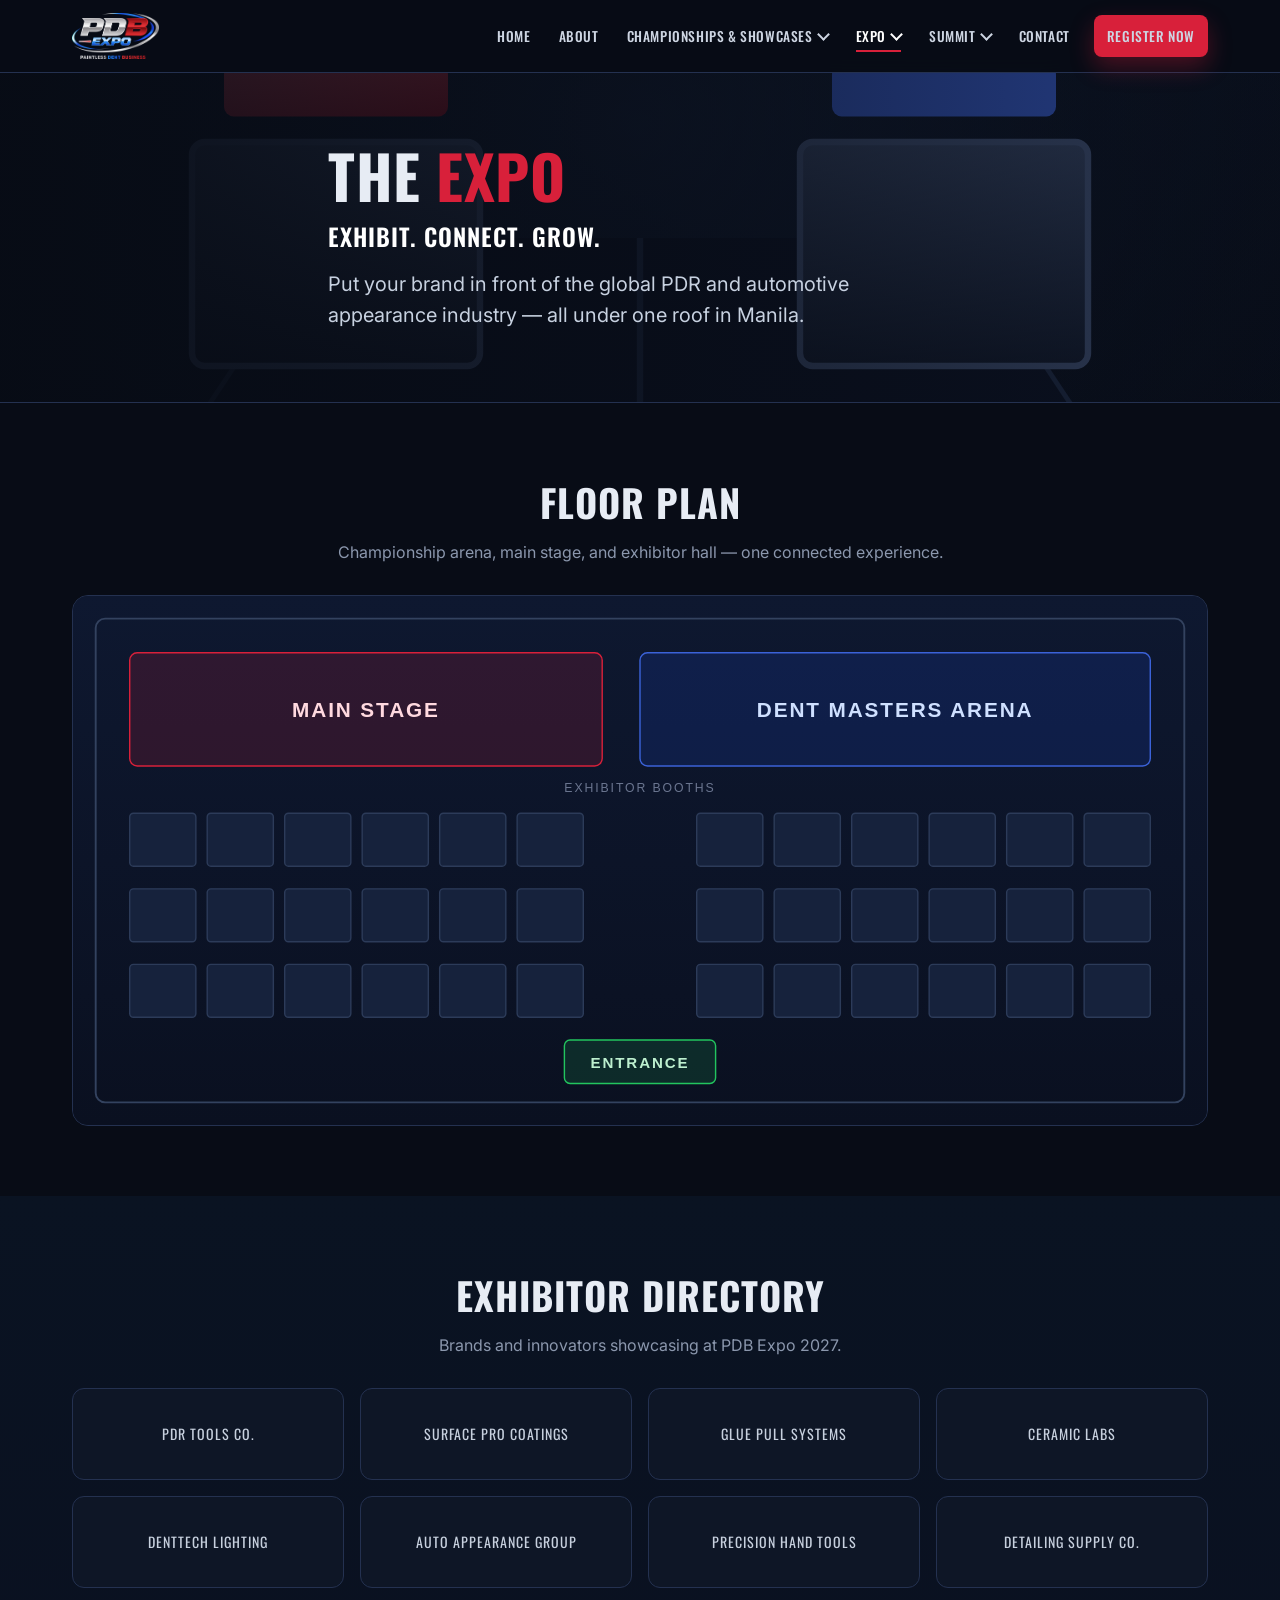
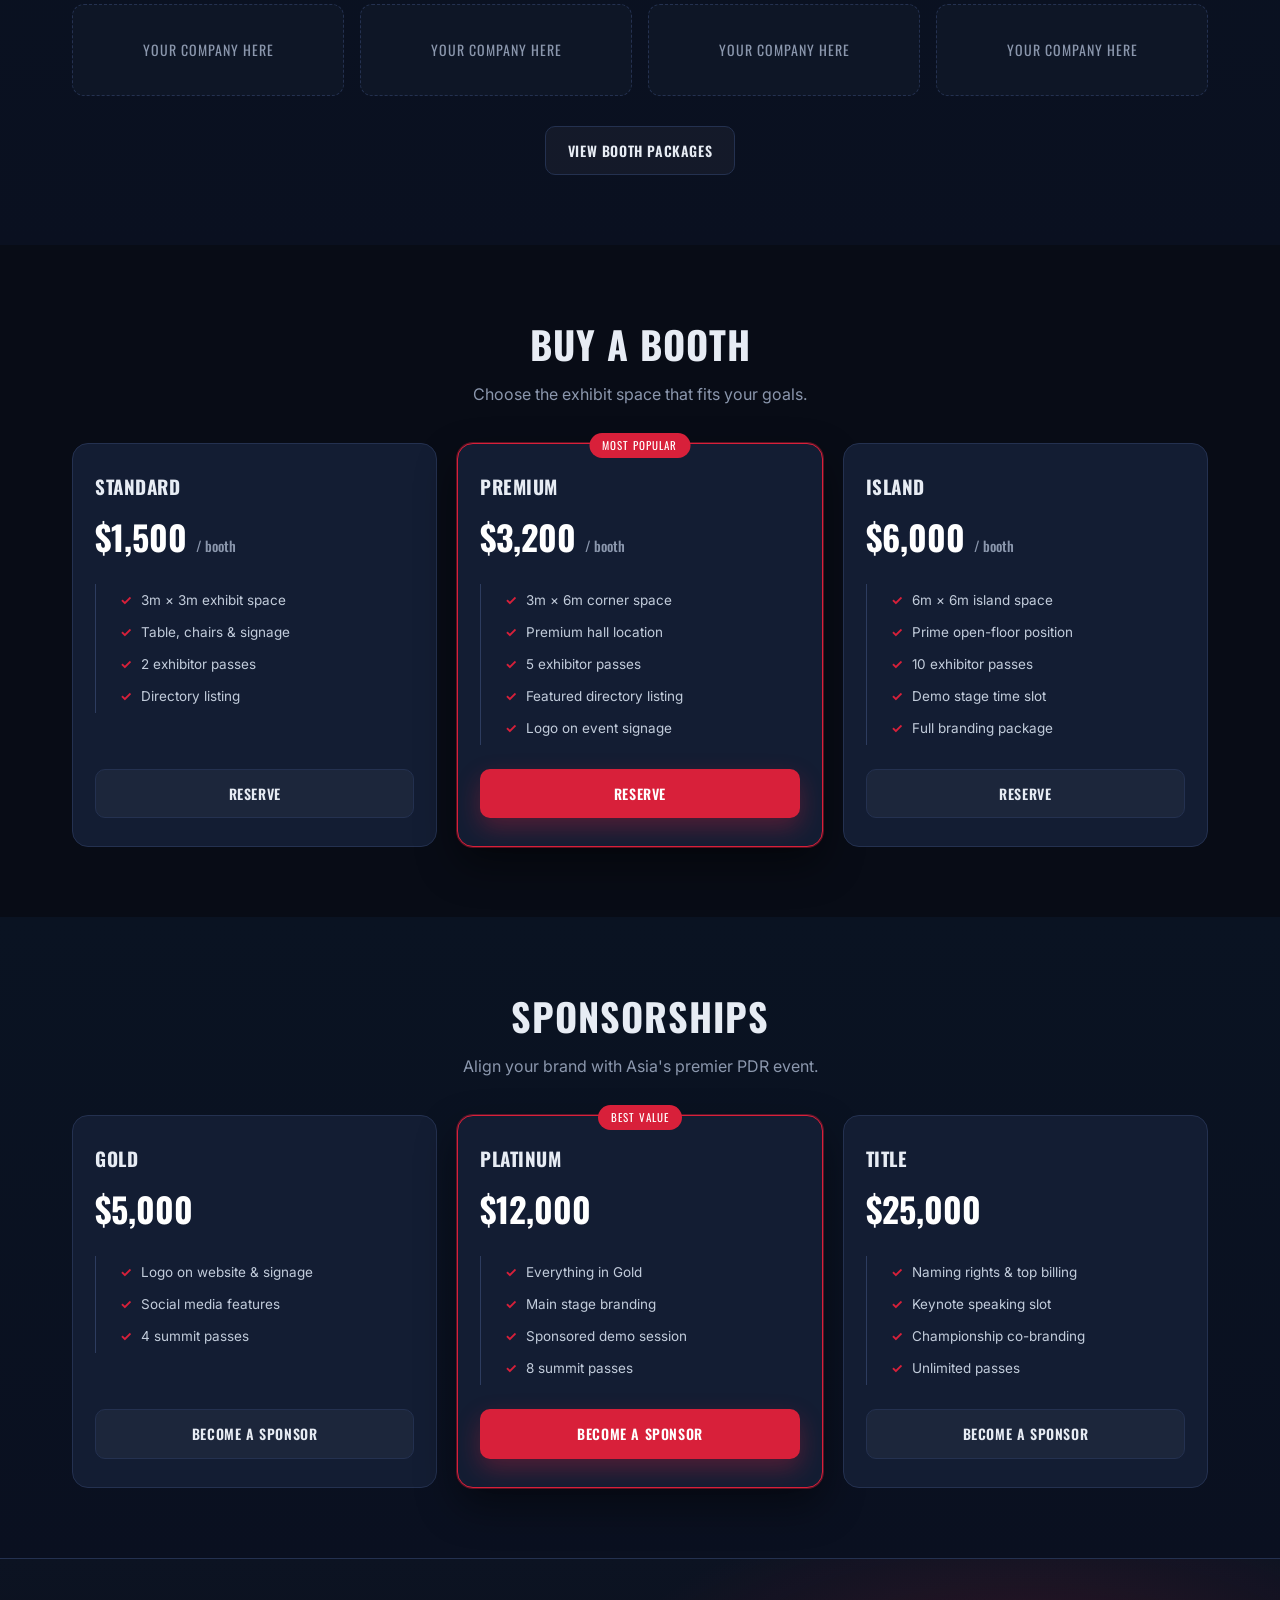
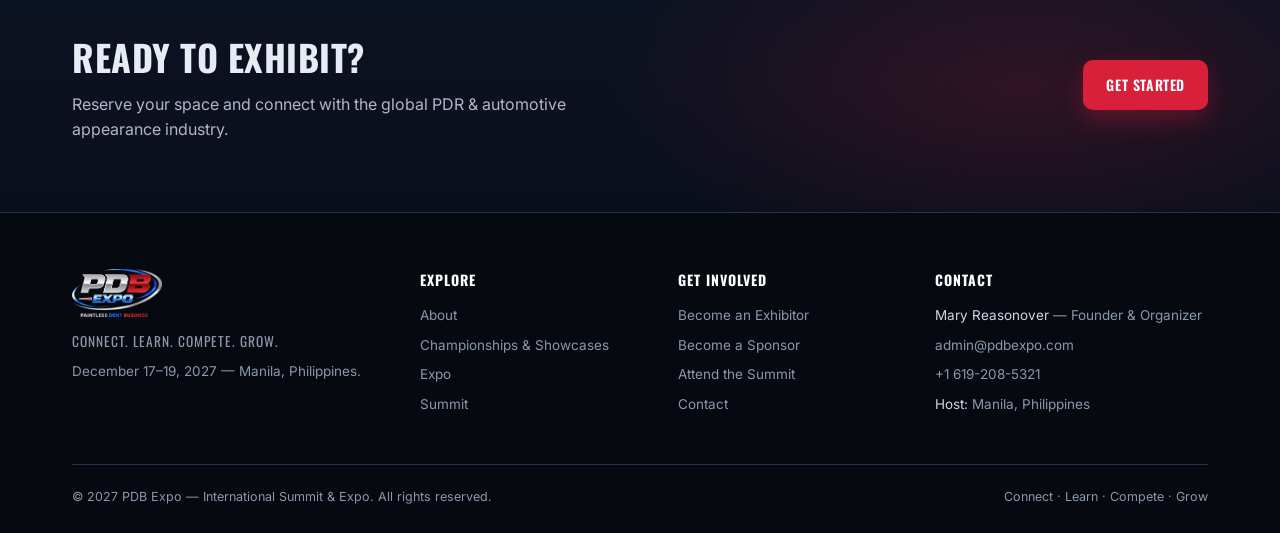
<file: expo.html>
<!DOCTYPE html>
<html lang="en">
<head>
<meta charset="UTF-8">
<meta name="viewport" content="width=device-width, initial-scale=1.0">
<title>Expo — PDB Expo International Summit &amp; Expo</title>
<meta name="description" content="Exhibit at PDB Expo — floor plan, exhibitor directory, booth packages and sponsorship opportunities in Manila, Philippines.">
<link rel="icon" href="assets/logo.png">
<link rel="preconnect" href="https://fonts.googleapis.com">
<link rel="preconnect" href="https://fonts.gstatic.com" crossorigin>
<link href="https://fonts.googleapis.com/css2?family=Oswald:wght@400;500;600;700&family=Inter:wght@400;500;600;700&display=swap" rel="stylesheet">
<link rel="stylesheet" href="css/styles.css?v=9">
</head>
<body>

<!-- ===== HEADER ===== -->
<header class="site-header">
  <div class="container nav">
    <a class="logo" href="index.html"><img src="assets/logo.png" alt="PDB Expo"></a>
    <button class="hamburger" id="hamburger" aria-label="Menu" aria-expanded="false">
      <span></span><span></span><span></span>
    </button>
    <ul class="nav-links" id="navLinks">
      <li><a href="index.html">Home</a></li>
      <li><a href="about.html">About</a></li>
      <li class="has-menu">
        <span class="navlink">Championships &amp; Showcases <i class="caret"></i></span>
        <ul class="dropdown">
          <li class="sub">Dent Masters Championship™</li>
          <li><a href="championships.html#individual">Individual Championship</a></li>
          <li><a href="championships.html#tag-team">Tag Team Championship</a></li>
          <li class="sub">Showcase</li>
          <li><a href="championships.html#showcase">Paint &amp; Surface Innovation Showcase™</a></li>
        </ul>
      </li>
      <li class="has-menu">
        <span class="navlink active">Expo <i class="caret"></i></span>
        <ul class="dropdown">
          <li><a href="expo.html#floorplan">Floorplan</a></li>
          <li><a href="expo.html#directory">Exhibitor Directory</a></li>
          <li><a href="expo.html#booth">Buy a Booth</a></li>
          <li><a href="expo.html#sponsorships">Sponsorships</a></li>
        </ul>
      </li>
      <li class="has-menu">
        <span class="navlink">Summit <i class="caret"></i></span>
        <ul class="dropdown">
          <li><a href="summit.html#business">Business &amp; Marketing</a></li>
          <li><a href="summit.html#ai">AI for Your Business</a></li>
          <li><a href="summit.html#ida">IDA Education Track</a></li>
          <li><a href="summit.html#tools">Tools of the Trade</a></li>
          <li><a href="summit.html#pdr">PDR Showcase</a></li>
        </ul>
      </li>
      <li><a href="contact.html">Contact</a></li>
      <li><a class="btn btn-red btn-register" href="register.html">Register Now</a></li>
    </ul>
  </div>
</header>

<!-- ===== PAGE HERO ===== -->
<section class="page-hero">
  <img class="bg" src="assets/prog-4.svg" alt="" aria-hidden="true">
  <div class="container">
    <h1>The <span class="accent">Expo</span></h1>
    <p class="sub-strong">Exhibit. Connect. Grow.</p>
    <p class="lead">Put your brand in front of the global PDR and automotive appearance industry — all under one roof in Manila.</p>
  </div>
</section>

<!-- ===== FLOORPLAN ===== -->
<section class="section" id="floorplan">
  <div class="container">
    <h2 class="section-title">Floor Plan</h2>
    <p class="section-sub">Championship arena, main stage, and exhibitor hall — one connected experience.</p>
    <div class="floorplan">
      <img src="assets/expo-floorplan.svg" alt="PDB Expo floor plan">
    </div>
  </div>
</section>

<!-- ===== EXHIBITOR DIRECTORY ===== -->
<section class="section panel" id="directory">
  <div class="container">
    <h2 class="section-title">Exhibitor Directory</h2>
    <p class="section-sub">Brands and innovators showcasing at PDB Expo 2027.</p>
    <div class="dir-grid">
      <div class="dir-card">PDR Tools Co.</div>
      <div class="dir-card">Surface Pro Coatings</div>
      <div class="dir-card">Glue Pull Systems</div>
      <div class="dir-card">Ceramic Labs</div>
      <div class="dir-card">DentTech Lighting</div>
      <div class="dir-card">Auto Appearance Group</div>
      <div class="dir-card">Precision Hand Tools</div>
      <div class="dir-card">Detailing Supply Co.</div>
      <div class="dir-card empty">Your Company Here</div>
      <div class="dir-card empty">Your Company Here</div>
      <div class="dir-card empty">Your Company Here</div>
      <div class="dir-card empty">Your Company Here</div>
    </div>
    <div class="hero-cta" style="justify-content:center;margin-top:30px">
      <a class="btn btn-ghost" href="#booth">View Booth Packages</a>
    </div>
  </div>
</section>

<!-- ===== BUY A BOOTH ===== -->
<section class="section" id="booth">
  <div class="container">
    <h2 class="section-title">Buy a Booth</h2>
    <p class="section-sub">Choose the exhibit space that fits your goals.</p>
    <div class="tiers">
      <div class="tier">
        <h3>Standard</h3>
        <div class="price">$1,500 <span>/ booth</span></div>
        <ul class="feat">
          <li>3m × 3m exhibit space</li>
          <li>Table, chairs &amp; signage</li>
          <li>2 exhibitor passes</li>
          <li>Directory listing</li>
        </ul>
        <a class="btn btn-ghost" href="contact.html">Reserve</a>
      </div>
      <div class="tier featured">
        <span class="badge">Most Popular</span>
        <h3>Premium</h3>
        <div class="price">$3,200 <span>/ booth</span></div>
        <ul class="feat">
          <li>3m × 6m corner space</li>
          <li>Premium hall location</li>
          <li>5 exhibitor passes</li>
          <li>Featured directory listing</li>
          <li>Logo on event signage</li>
        </ul>
        <a class="btn btn-red" href="contact.html">Reserve</a>
      </div>
      <div class="tier">
        <h3>Island</h3>
        <div class="price">$6,000 <span>/ booth</span></div>
        <ul class="feat">
          <li>6m × 6m island space</li>
          <li>Prime open-floor position</li>
          <li>10 exhibitor passes</li>
          <li>Demo stage time slot</li>
          <li>Full branding package</li>
        </ul>
        <a class="btn btn-ghost" href="contact.html">Reserve</a>
      </div>
    </div>
  </div>
</section>

<!-- ===== SPONSORSHIPS ===== -->
<section class="section panel" id="sponsorships">
  <div class="container">
    <h2 class="section-title">Sponsorships</h2>
    <p class="section-sub">Align your brand with Asia's premier PDR event.</p>
    <div class="tiers">
      <div class="tier">
        <h3>Gold</h3>
        <div class="price">$5,000</div>
        <ul class="feat">
          <li>Logo on website &amp; signage</li>
          <li>Social media features</li>
          <li>4 summit passes</li>
        </ul>
        <a class="btn btn-ghost" href="contact.html">Become a Sponsor</a>
      </div>
      <div class="tier featured">
        <span class="badge">Best Value</span>
        <h3>Platinum</h3>
        <div class="price">$12,000</div>
        <ul class="feat">
          <li>Everything in Gold</li>
          <li>Main stage branding</li>
          <li>Sponsored demo session</li>
          <li>8 summit passes</li>
        </ul>
        <a class="btn btn-red" href="contact.html">Become a Sponsor</a>
      </div>
      <div class="tier">
        <h3>Title</h3>
        <div class="price">$25,000</div>
        <ul class="feat">
          <li>Naming rights &amp; top billing</li>
          <li>Keynote speaking slot</li>
          <li>Championship co-branding</li>
          <li>Unlimited passes</li>
        </ul>
        <a class="btn btn-ghost" href="contact.html">Become a Sponsor</a>
      </div>
    </div>
  </div>
</section>

<!-- ===== CTA ===== -->
<section class="section cta-bar">
  <div class="container cta-inner">
    <div>
      <h2>Ready to Exhibit?</h2>
      <p>Reserve your space and connect with the global PDR &amp; automotive appearance industry.</p>
    </div>
    <a class="btn btn-red" href="contact.html">Get Started</a>
  </div>
</section>

<!-- ===== FOOTER ===== -->
<footer class="site-footer">
  <div class="container">
    <div class="foot-grid">
      <div>
        <div class="foot-logo"><img src="assets/logo.png" alt="PDB Expo"></div>
        <p class="foot-tagline">Connect. Learn. Compete. Grow.</p>
        <p>December 17–19, 2027 — Manila, Philippines.</p>
      </div>
      <div>
        <h4>Explore</h4>
        <a href="about.html">About</a>
        <a href="championships.html">Championships &amp; Showcases</a>
        <a href="expo.html">Expo</a>
        <a href="summit.html">Summit</a>
      </div>
      <div>
        <h4>Get Involved</h4>
        <a href="expo.html#booth">Become an Exhibitor</a>
        <a href="expo.html#sponsorships">Become a Sponsor</a>
        <a href="register.html">Attend the Summit</a>
        <a href="contact.html">Contact</a>
      </div>
      <div class="foot-contact">
        <h4>Contact</h4>
        <p><span>Mary Reasonover</span> — Founder &amp; Organizer</p>
        <p><a href="mailto:admin@pdbexpo.com">admin@pdbexpo.com</a></p>
        <p><a href="tel:+16192085321">+1 619-208-5321</a></p>
        <p><span>Host:</span> Manila, Philippines</p>
      </div>
    </div>
    <div class="foot-bottom">
      <span>© 2027 PDB Expo — International Summit &amp; Expo. All rights reserved.</span>
      <span>Connect &middot; Learn &middot; Compete &middot; Grow</span>
    </div>
  </div>
</footer>

<script src="js/main.js?v=4"></script>
</body>
</html>
</file>
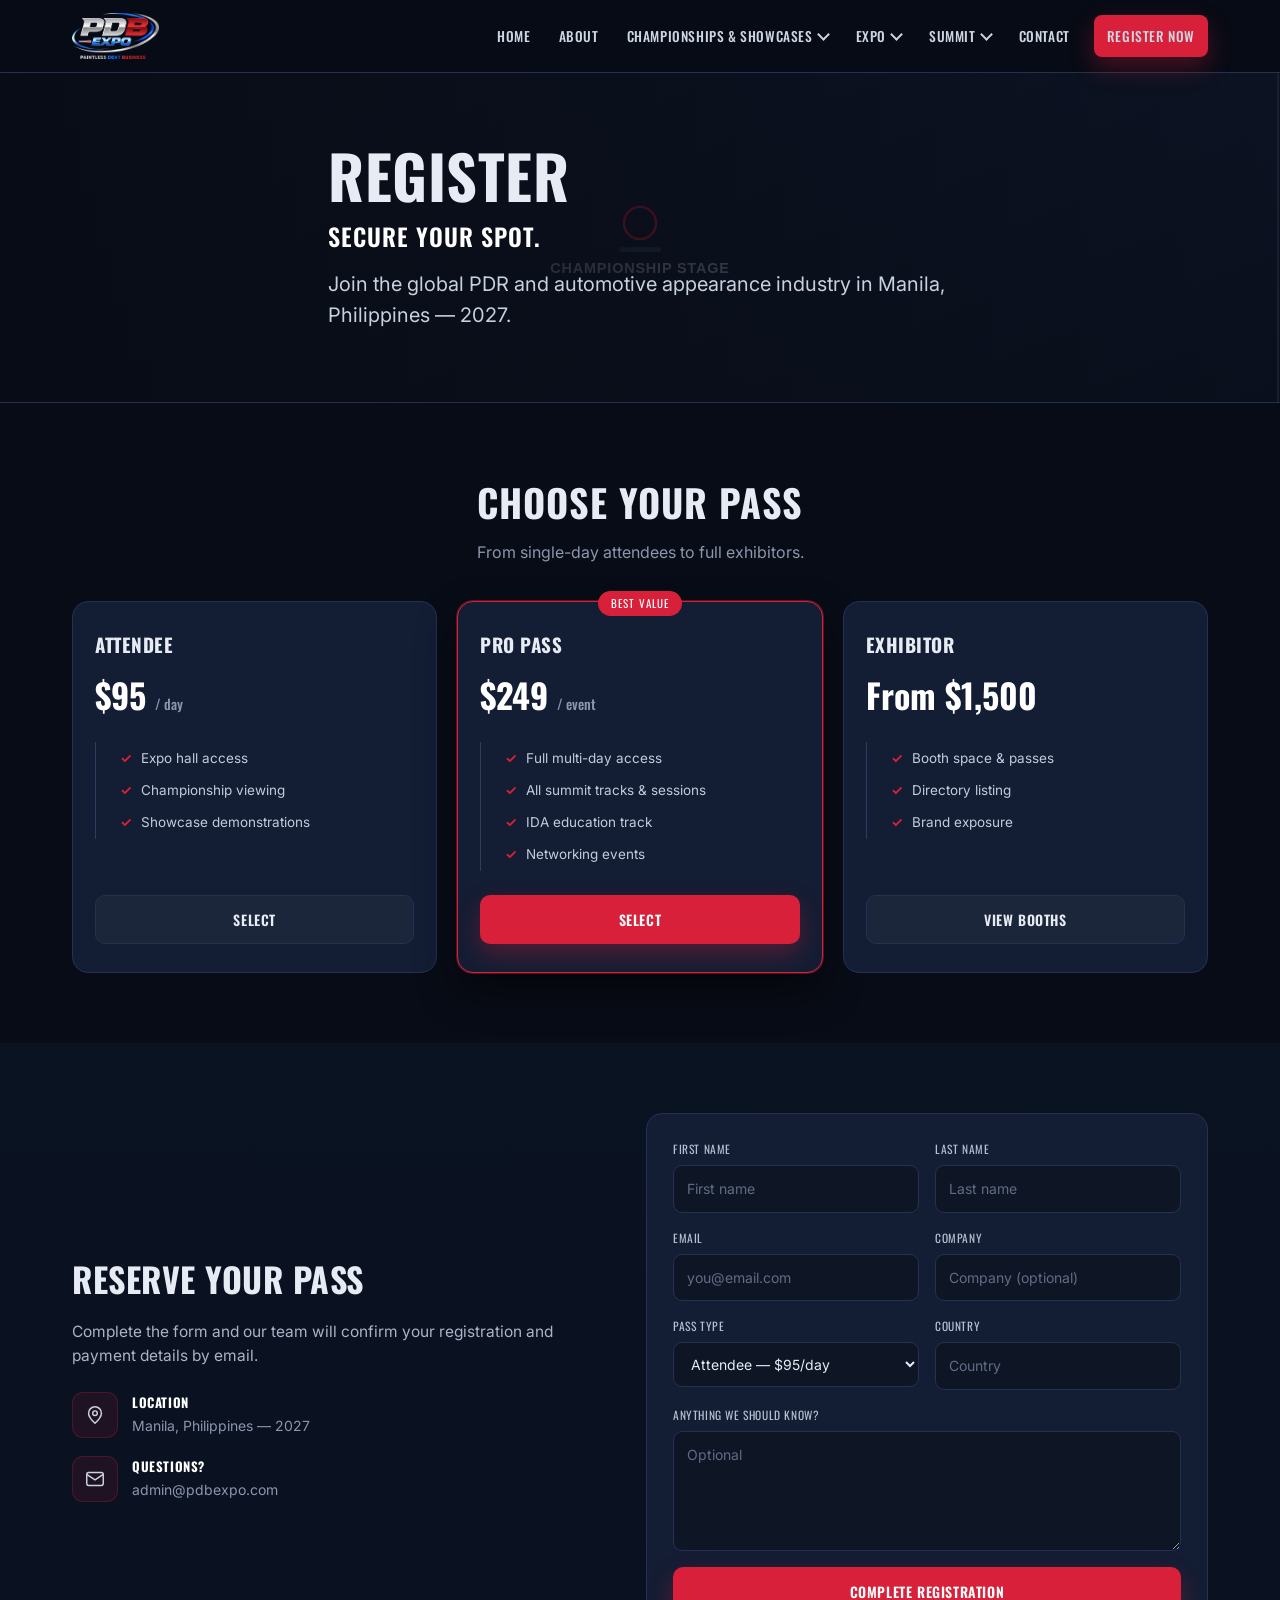
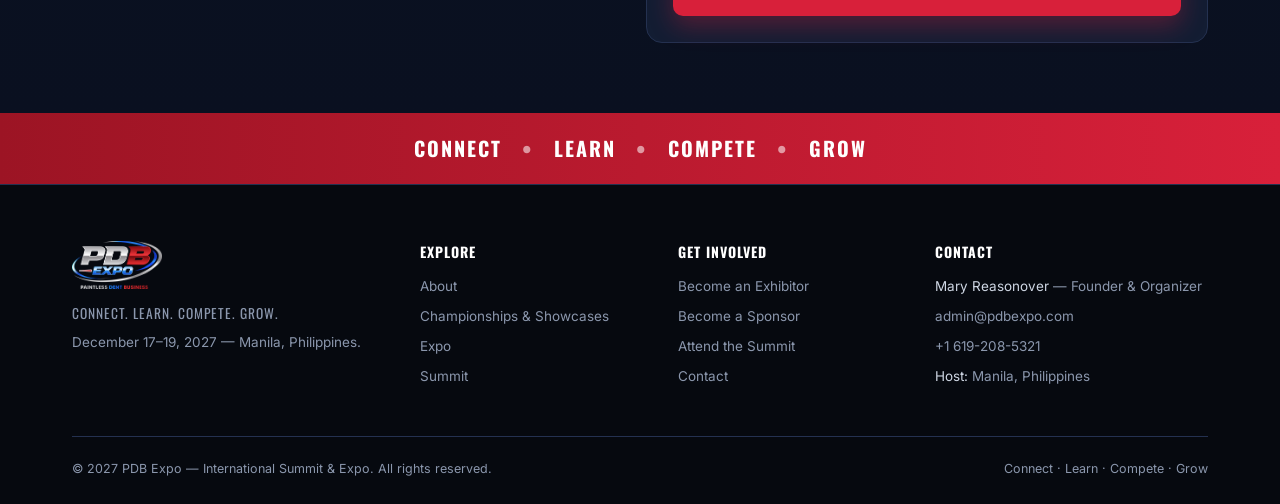
<file: register.html>
<!DOCTYPE html>
<html lang="en">
<head>
<meta charset="UTF-8">
<meta name="viewport" content="width=device-width, initial-scale=1.0">
<title>Register — PDB Expo International Summit &amp; Expo</title>
<meta name="description" content="Register for PDB Expo — attendee, pro, exhibitor and sponsor passes for the International Summit &amp; Expo in Manila, Philippines.">
<link rel="icon" href="assets/logo.png">
<link rel="preconnect" href="https://fonts.googleapis.com">
<link rel="preconnect" href="https://fonts.gstatic.com" crossorigin>
<link href="https://fonts.googleapis.com/css2?family=Oswald:wght@400;500;600;700&family=Inter:wght@400;500;600;700&display=swap" rel="stylesheet">
<link rel="stylesheet" href="css/styles.css?v=9">
</head>
<body>

<!-- ===== HEADER ===== -->
<header class="site-header">
  <div class="container nav">
    <a class="logo" href="index.html"><img src="assets/logo.png" alt="PDB Expo"></a>
    <button class="hamburger" id="hamburger" aria-label="Menu" aria-expanded="false">
      <span></span><span></span><span></span>
    </button>
    <ul class="nav-links" id="navLinks">
      <li><a href="index.html">Home</a></li>
      <li><a href="about.html">About</a></li>
      <li class="has-menu">
        <span class="navlink">Championships &amp; Showcases <i class="caret"></i></span>
        <ul class="dropdown">
          <li class="sub">Dent Masters Championship™</li>
          <li><a href="championships.html#individual">Individual Championship</a></li>
          <li><a href="championships.html#tag-team">Tag Team Championship</a></li>
          <li class="sub">Showcase</li>
          <li><a href="championships.html#showcase">Paint &amp; Surface Innovation Showcase™</a></li>
        </ul>
      </li>
      <li class="has-menu">
        <span class="navlink">Expo <i class="caret"></i></span>
        <ul class="dropdown">
          <li><a href="expo.html#floorplan">Floorplan</a></li>
          <li><a href="expo.html#directory">Exhibitor Directory</a></li>
          <li><a href="expo.html#booth">Buy a Booth</a></li>
          <li><a href="expo.html#sponsorships">Sponsorships</a></li>
        </ul>
      </li>
      <li class="has-menu">
        <span class="navlink">Summit <i class="caret"></i></span>
        <ul class="dropdown">
          <li><a href="summit.html#business">Business &amp; Marketing</a></li>
          <li><a href="summit.html#ai">AI for Your Business</a></li>
          <li><a href="summit.html#ida">IDA Education Track</a></li>
          <li><a href="summit.html#tools">Tools of the Trade</a></li>
          <li><a href="summit.html#pdr">PDR Showcase</a></li>
        </ul>
      </li>
      <li><a href="contact.html">Contact</a></li>
      <li><a class="btn btn-red btn-register" href="register.html">Register Now</a></li>
    </ul>
  </div>
</header>

<!-- ===== PAGE HERO ===== -->
<section class="page-hero">
  <img class="bg" src="assets/champ-hero.svg" alt="" aria-hidden="true">
  <div class="container">
    <h1>Register</h1>
    <p class="sub-strong">Secure Your Spot.</p>
    <p class="lead">Join the global PDR and automotive appearance industry in Manila, Philippines — 2027.</p>
  </div>
</section>

<!-- ===== PASSES ===== -->
<section class="section">
  <div class="container">
    <h2 class="section-title">Choose Your Pass</h2>
    <p class="section-sub">From single-day attendees to full exhibitors.</p>
    <div class="tiers">
      <div class="tier">
        <h3>Attendee</h3>
        <div class="price">$95 <span>/ day</span></div>
        <ul class="feat">
          <li>Expo hall access</li>
          <li>Championship viewing</li>
          <li>Showcase demonstrations</li>
        </ul>
        <a class="btn btn-ghost" href="#register-form">Select</a>
      </div>
      <div class="tier featured">
        <span class="badge">Best Value</span>
        <h3>Pro Pass</h3>
        <div class="price">$249 <span>/ event</span></div>
        <ul class="feat">
          <li>Full multi-day access</li>
          <li>All summit tracks &amp; sessions</li>
          <li>IDA education track</li>
          <li>Networking events</li>
        </ul>
        <a class="btn btn-red" href="#register-form">Select</a>
      </div>
      <div class="tier">
        <h3>Exhibitor</h3>
        <div class="price">From $1,500</div>
        <ul class="feat">
          <li>Booth space &amp; passes</li>
          <li>Directory listing</li>
          <li>Brand exposure</li>
        </ul>
        <a class="btn btn-ghost" href="expo.html#booth">View Booths</a>
      </div>
    </div>
  </div>
</section>

<!-- ===== REGISTER FORM ===== -->
<section class="section panel" id="register-form">
  <div class="container split">
    <div>
      <h2>Reserve Your Pass</h2>
      <p class="body">Complete the form and our team will confirm your registration and payment details by email.</p>
      <div class="contact-list" style="margin-top:24px">
        <div class="contact-item">
          <div class="ic"><svg viewBox="0 0 24 24"><path d="M12 21s-7-6.5-7-11a7 7 0 0 1 14 0c0 4.5-7 11-7 11z"/><circle cx="12" cy="10" r="2.5"/></svg></div>
          <div><h4>Location</h4><p>Manila, Philippines — 2027</p></div>
        </div>
        <div class="contact-item">
          <div class="ic"><svg viewBox="0 0 24 24"><rect x="3" y="5" width="18" height="14" rx="2"/><path d="M3 7l9 6 9-6"/></svg></div>
          <div><h4>Questions?</h4><p><a href="mailto:admin@pdbexpo.com">admin@pdbexpo.com</a></p></div>
        </div>
      </div>
    </div>

    <div>
      <form class="form" data-demo novalidate>
        <p class="form-note" hidden>Thanks for registering! We'll email your confirmation and payment details shortly.</p>
        <div class="row">
          <div class="field"><label for="r-first">First Name</label><input id="r-first" type="text" placeholder="First name"></div>
          <div class="field"><label for="r-last">Last Name</label><input id="r-last" type="text" placeholder="Last name"></div>
        </div>
        <div class="row">
          <div class="field"><label for="r-email">Email</label><input id="r-email" type="email" placeholder="you@email.com"></div>
          <div class="field"><label for="r-company">Company</label><input id="r-company" type="text" placeholder="Company (optional)"></div>
        </div>
        <div class="row">
          <div class="field"><label for="r-pass">Pass Type</label>
            <select id="r-pass">
              <option>Attendee — $95/day</option>
              <option>Pro Pass — $249</option>
              <option>Exhibitor</option>
              <option>Sponsor</option>
            </select>
          </div>
          <div class="field"><label for="r-country">Country</label><input id="r-country" type="text" placeholder="Country"></div>
        </div>
        <div class="field full"><label for="r-notes">Anything we should know?</label><textarea id="r-notes" placeholder="Optional"></textarea></div>
        <button class="btn btn-red" type="submit">Complete Registration</button>
      </form>
    </div>
  </div>
</section>

<!-- ===== RIBBON ===== -->
<section class="ribbon">
  <span>Connect <i>•</i> Learn <i>•</i> Compete <i>•</i> Grow</span>
</section>

<!-- ===== FOOTER ===== -->
<footer class="site-footer">
  <div class="container">
    <div class="foot-grid">
      <div>
        <div class="foot-logo"><img src="assets/logo.png" alt="PDB Expo"></div>
        <p class="foot-tagline">Connect. Learn. Compete. Grow.</p>
        <p>December 17–19, 2027 — Manila, Philippines.</p>
      </div>
      <div>
        <h4>Explore</h4>
        <a href="about.html">About</a>
        <a href="championships.html">Championships &amp; Showcases</a>
        <a href="expo.html">Expo</a>
        <a href="summit.html">Summit</a>
      </div>
      <div>
        <h4>Get Involved</h4>
        <a href="expo.html#booth">Become an Exhibitor</a>
        <a href="expo.html#sponsorships">Become a Sponsor</a>
        <a href="register.html">Attend the Summit</a>
        <a href="contact.html">Contact</a>
      </div>
      <div class="foot-contact">
        <h4>Contact</h4>
        <p><span>Mary Reasonover</span> — Founder &amp; Organizer</p>
        <p><a href="mailto:admin@pdbexpo.com">admin@pdbexpo.com</a></p>
        <p><a href="tel:+16192085321">+1 619-208-5321</a></p>
        <p><span>Host:</span> Manila, Philippines</p>
      </div>
    </div>
    <div class="foot-bottom">
      <span>© 2027 PDB Expo — International Summit &amp; Expo. All rights reserved.</span>
      <span>Connect &middot; Learn &middot; Compete &middot; Grow</span>
    </div>
  </div>
</footer>

<script src="js/main.js?v=4"></script>
</body>
</html>
</file>
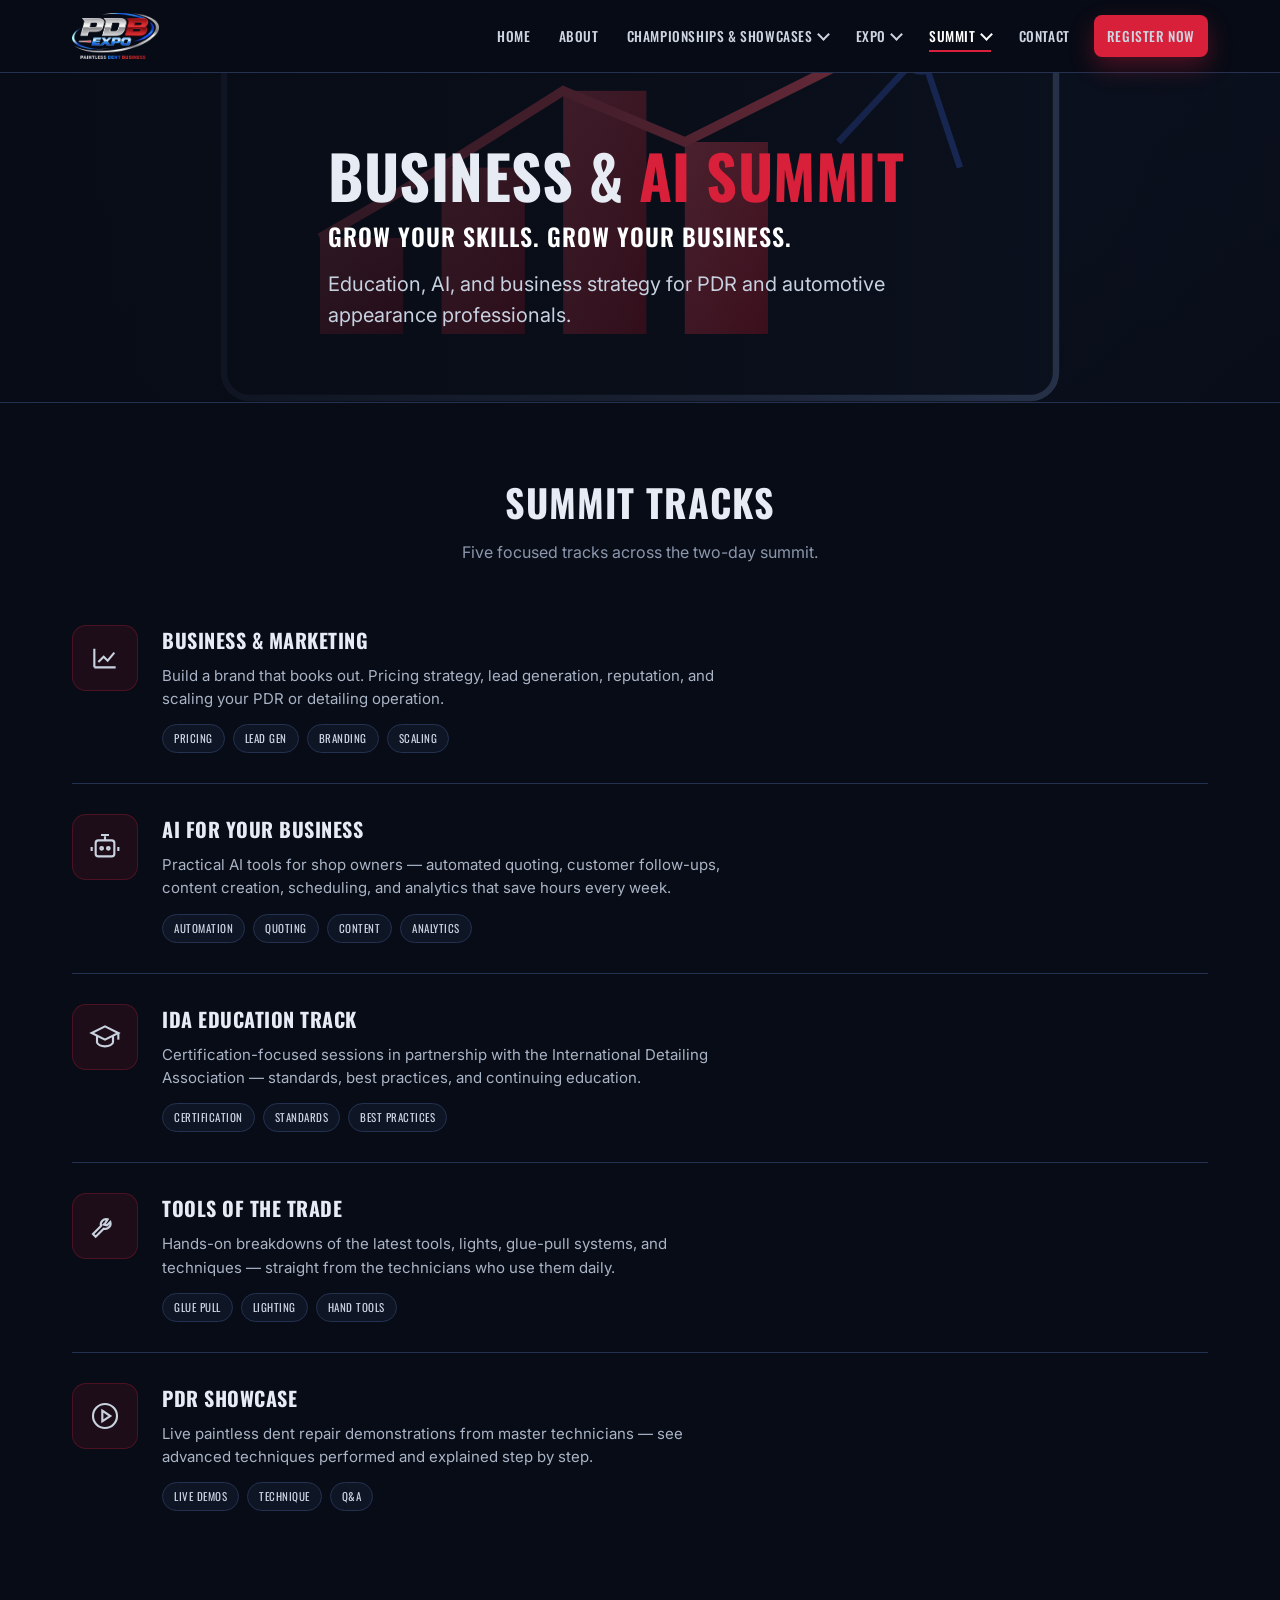
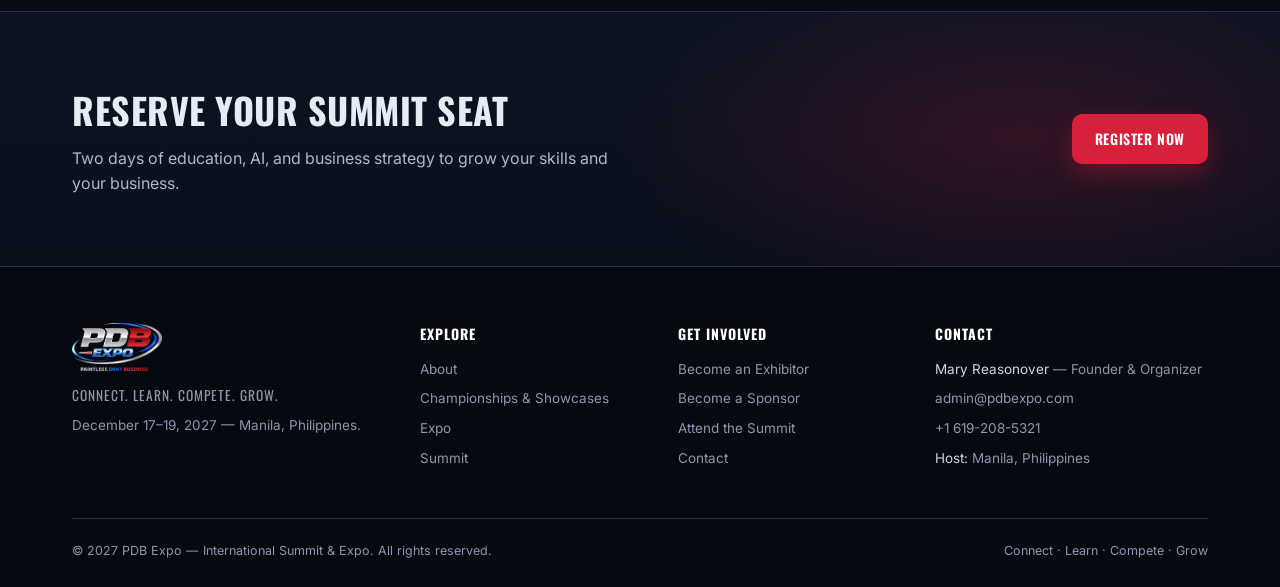
<file: summit.html>
<!DOCTYPE html>
<html lang="en">
<head>
<meta charset="UTF-8">
<meta name="viewport" content="width=device-width, initial-scale=1.0">
<title>Business &amp; AI Summit — PDB Expo</title>
<meta name="description" content="The PDB Expo Business Education &amp; AI Summit — business &amp; marketing, AI for your business, the IDA education track, tools of the trade and PDR showcase.">
<link rel="icon" href="assets/logo.png">
<link rel="preconnect" href="https://fonts.googleapis.com">
<link rel="preconnect" href="https://fonts.gstatic.com" crossorigin>
<link href="https://fonts.googleapis.com/css2?family=Oswald:wght@400;500;600;700&family=Inter:wght@400;500;600;700&display=swap" rel="stylesheet">
<link rel="stylesheet" href="css/styles.css?v=9">
</head>
<body>

<!-- ===== HEADER ===== -->
<header class="site-header">
  <div class="container nav">
    <a class="logo" href="index.html"><img src="assets/logo.png" alt="PDB Expo"></a>
    <button class="hamburger" id="hamburger" aria-label="Menu" aria-expanded="false">
      <span></span><span></span><span></span>
    </button>
    <ul class="nav-links" id="navLinks">
      <li><a href="index.html">Home</a></li>
      <li><a href="about.html">About</a></li>
      <li class="has-menu">
        <span class="navlink">Championships &amp; Showcases <i class="caret"></i></span>
        <ul class="dropdown">
          <li class="sub">Dent Masters Championship™</li>
          <li><a href="championships.html#individual">Individual Championship</a></li>
          <li><a href="championships.html#tag-team">Tag Team Championship</a></li>
          <li class="sub">Showcase</li>
          <li><a href="championships.html#showcase">Paint &amp; Surface Innovation Showcase™</a></li>
        </ul>
      </li>
      <li class="has-menu">
        <span class="navlink">Expo <i class="caret"></i></span>
        <ul class="dropdown">
          <li><a href="expo.html#floorplan">Floorplan</a></li>
          <li><a href="expo.html#directory">Exhibitor Directory</a></li>
          <li><a href="expo.html#booth">Buy a Booth</a></li>
          <li><a href="expo.html#sponsorships">Sponsorships</a></li>
        </ul>
      </li>
      <li class="has-menu">
        <span class="navlink active">Summit <i class="caret"></i></span>
        <ul class="dropdown">
          <li><a href="summit.html#business">Business &amp; Marketing</a></li>
          <li><a href="summit.html#ai">AI for Your Business</a></li>
          <li><a href="summit.html#ida">IDA Education Track</a></li>
          <li><a href="summit.html#tools">Tools of the Trade</a></li>
          <li><a href="summit.html#pdr">PDR Showcase</a></li>
        </ul>
      </li>
      <li><a href="contact.html">Contact</a></li>
      <li><a class="btn btn-red btn-register" href="register.html">Register Now</a></li>
    </ul>
  </div>
</header>

<!-- ===== PAGE HERO ===== -->
<section class="page-hero">
  <img class="bg" src="assets/prog-3.svg" alt="" aria-hidden="true">
  <div class="container">
    <h1>Business &amp; <span class="accent">AI Summit</span></h1>
    <p class="sub-strong">Grow Your Skills. Grow Your Business.</p>
    <p class="lead">Education, AI, and business strategy for PDR and automotive appearance professionals.</p>
  </div>
</section>

<!-- ===== TRACKS ===== -->
<section class="section">
  <div class="container">
    <h2 class="section-title">Summit Tracks</h2>
    <p class="section-sub">Five focused tracks across the two-day summit.</p>

    <div style="margin-top:30px">
      <div class="track" id="business">
        <div class="t-ico"><svg viewBox="0 0 24 24"><path d="M4 19V5M4 19h16"/><path d="M7 15l4-4 3 3 5-6"/></svg></div>
        <div>
          <h3>Business &amp; Marketing</h3>
          <p>Build a brand that books out. Pricing strategy, lead generation, reputation, and scaling your PDR or detailing operation.</p>
          <div class="tags"><span class="tag">Pricing</span><span class="tag">Lead Gen</span><span class="tag">Branding</span><span class="tag">Scaling</span></div>
        </div>
      </div>

      <div class="track" id="ai">
        <div class="t-ico"><svg viewBox="0 0 24 24"><rect x="5" y="7" width="14" height="12" rx="2"/><path d="M12 7V4M9 3h6"/><circle cx="9.5" cy="13" r="1"/><circle cx="14.5" cy="13" r="1"/><path d="M2 12v3M22 12v3"/></svg></div>
        <div>
          <h3>AI for Your Business</h3>
          <p>Practical AI tools for shop owners — automated quoting, customer follow-ups, content creation, scheduling, and analytics that save hours every week.</p>
          <div class="tags"><span class="tag">Automation</span><span class="tag">Quoting</span><span class="tag">Content</span><span class="tag">Analytics</span></div>
        </div>
      </div>

      <div class="track" id="ida">
        <div class="t-ico"><svg viewBox="0 0 24 24"><path d="M12 4 2 9l10 5 10-5-10-5z"/><path d="M6 11v5c0 1.5 3 3 6 3s6-1.5 6-3v-5"/><path d="M22 9v5"/></svg></div>
        <div>
          <h3>IDA Education Track</h3>
          <p>Certification-focused sessions in partnership with the International Detailing Association — standards, best practices, and continuing education.</p>
          <div class="tags"><span class="tag">Certification</span><span class="tag">Standards</span><span class="tag">Best Practices</span></div>
        </div>
      </div>

      <div class="track" id="tools">
        <div class="t-ico"><svg viewBox="0 0 24 24"><path d="M14 7a4 4 0 0 0-5 5l-6 6 2 2 6-6a4 4 0 0 0 5-5l-2.5 2.5L11 11l1.5-1.5z"/></svg></div>
        <div>
          <h3>Tools of the Trade</h3>
          <p>Hands-on breakdowns of the latest tools, lights, glue-pull systems, and techniques — straight from the technicians who use them daily.</p>
          <div class="tags"><span class="tag">Glue Pull</span><span class="tag">Lighting</span><span class="tag">Hand Tools</span></div>
        </div>
      </div>

      <div class="track" id="pdr">
        <div class="t-ico"><svg viewBox="0 0 24 24"><circle cx="12" cy="12" r="9"/><polygon points="10,8 16,12 10,16"/></svg></div>
        <div>
          <h3>PDR Showcase</h3>
          <p>Live paintless dent repair demonstrations from master technicians — see advanced techniques performed and explained step by step.</p>
          <div class="tags"><span class="tag">Live Demos</span><span class="tag">Technique</span><span class="tag">Q&amp;A</span></div>
        </div>
      </div>
    </div>
  </div>
</section>

<!-- ===== CTA ===== -->
<section class="section cta-bar">
  <div class="container cta-inner">
    <div>
      <h2>Reserve Your Summit Seat</h2>
      <p>Two days of education, AI, and business strategy to grow your skills and your business.</p>
    </div>
    <a class="btn btn-red" href="register.html">Register Now</a>
  </div>
</section>

<!-- ===== FOOTER ===== -->
<footer class="site-footer">
  <div class="container">
    <div class="foot-grid">
      <div>
        <div class="foot-logo"><img src="assets/logo.png" alt="PDB Expo"></div>
        <p class="foot-tagline">Connect. Learn. Compete. Grow.</p>
        <p>December 17–19, 2027 — Manila, Philippines.</p>
      </div>
      <div>
        <h4>Explore</h4>
        <a href="about.html">About</a>
        <a href="championships.html">Championships &amp; Showcases</a>
        <a href="expo.html">Expo</a>
        <a href="summit.html">Summit</a>
      </div>
      <div>
        <h4>Get Involved</h4>
        <a href="expo.html#booth">Become an Exhibitor</a>
        <a href="expo.html#sponsorships">Become a Sponsor</a>
        <a href="register.html">Attend the Summit</a>
        <a href="contact.html">Contact</a>
      </div>
      <div class="foot-contact">
        <h4>Contact</h4>
        <p><span>Mary Reasonover</span> — Founder &amp; Organizer</p>
        <p><a href="mailto:admin@pdbexpo.com">admin@pdbexpo.com</a></p>
        <p><a href="tel:+16192085321">+1 619-208-5321</a></p>
        <p><span>Host:</span> Manila, Philippines</p>
      </div>
    </div>
    <div class="foot-bottom">
      <span>© 2027 PDB Expo — International Summit &amp; Expo. All rights reserved.</span>
      <span>Connect &middot; Learn &middot; Compete &middot; Grow</span>
    </div>
  </div>
</footer>

<script src="js/main.js?v=4"></script>
</body>
</html>
</file>
<file: css/styles.css>
/* ===== PDB EXPO — base theme ===== */
:root{
  --bg:#080c16;
  --bg-2:#0b1120;
  --panel:#111a2e;
  --panel-2:#0e1626;
  --card:#131d33;
  --line:#243150;
  --red:#d8203a;
  --red-deep:#9c1424;
  --blue:#1d4ed8;
  --silver:#c9d2df;
  --text:#e7ecf4;
  --muted:#8b97ad;
  --maxw:1180px;
  --radius:14px;
  --shadow:0 18px 40px rgba(0,0,0,.45);
}
*{box-sizing:border-box;margin:0;padding:0}
html{scroll-behavior:smooth}
body{
  font-family:'Inter',system-ui,Arial,sans-serif;
  background:var(--bg);
  color:var(--text);
  line-height:1.55;
  -webkit-font-smoothing:antialiased;
}
img{display:block;max-width:100%}
a{color:inherit;text-decoration:none}
.container{max-width:var(--maxw);margin:0 auto;padding:0 22px}
.display{font-family:'Oswald',sans-serif;font-weight:700;letter-spacing:.5px;line-height:1.05}
.section{padding:70px 0}
.section-title{font-family:'Oswald',sans-serif;font-weight:700;text-transform:uppercase;text-align:center;font-size:clamp(26px,3.4vw,38px);letter-spacing:1px}
.section-sub{text-align:center;color:var(--muted);margin-top:8px}
.accent{color:var(--red)}
.rule{height:3px;width:100%;background:linear-gradient(90deg,transparent,var(--red),transparent);border:0}

/* ===== Buttons ===== */
.btn{display:inline-flex;align-items:center;gap:9px;font-family:'Oswald',sans-serif;font-weight:600;
  text-transform:uppercase;letter-spacing:.6px;font-size:14px;padding:13px 22px;border-radius:10px;
  border:1px solid transparent;cursor:pointer;transition:.18s transform,.18s background,.18s box-shadow}
.btn:hover{transform:translateY(-2px)}
.btn-red{background:var(--red);color:#fff;box-shadow:0 10px 24px rgba(216,32,58,.32)}
.btn-red:hover{background:#ec2742}
.btn-blue{background:var(--blue);color:#fff;box-shadow:0 10px 24px rgba(29,78,216,.30)}
.btn-blue:hover{background:#2a5ae8}
.btn-ghost{background:rgba(255,255,255,.04);color:var(--text);border-color:var(--line)}
.btn-ghost:hover{border-color:var(--silver);background:rgba(255,255,255,.07)}

/* ===== Header / Nav ===== */
.site-header{position:sticky;top:0;z-index:60;background:rgba(8,12,22,.92);
  backdrop-filter:blur(10px);border-bottom:1px solid var(--line)}
.nav{display:flex;align-items:center;gap:18px;height:72px}
.logo img{height:46px;width:auto}
.nav-links{display:flex;align-items:center;gap:4px;margin-left:auto;list-style:none}
.nav-links > li{position:relative}
.nav-links a,.nav-links .navlink{display:inline-flex;align-items:center;gap:6px;
  font-family:'Oswald',sans-serif;font-weight:500;text-transform:uppercase;font-size:13.5px;
  letter-spacing:.6px;color:#cdd5e2;padding:10px 12px;border-radius:8px;cursor:pointer;white-space:nowrap}
.nav-links a:hover,.nav-links .navlink:hover{color:#fff;background:rgba(255,255,255,.05)}
.nav-links .active,.nav-links .navlink.active{color:#fff}
.nav-links .active::after{content:"";position:absolute;left:12px;right:12px;bottom:4px;height:2px;background:var(--red)}
.caret{width:9px;height:9px;border-right:2px solid currentColor;border-bottom:2px solid currentColor;
  transform:rotate(45deg);margin-top:-3px;transition:.2s}
.has-menu:hover .caret{transform:rotate(225deg);margin-top:2px}
.btn-register{margin-left:8px}

/* Dropdowns */
.dropdown{position:absolute;top:calc(100% + 8px);left:0;min-width:248px;background:var(--panel);
  border:1px solid var(--line);border-radius:12px;box-shadow:var(--shadow);padding:8px;
  opacity:0;visibility:hidden;transform:translateY(8px);transition:.18s;list-style:none}
.has-menu:hover .dropdown,.has-menu:focus-within .dropdown{opacity:1;visibility:visible;transform:translateY(0)}
.dropdown a{display:block;padding:9px 12px;border-radius:8px;font-size:13px;letter-spacing:.4px;text-transform:none;color:#c4cdda}
.dropdown a:hover{background:rgba(216,32,58,.14);color:#fff}
.dropdown .sub{font-size:11px;color:var(--muted);padding:8px 12px 2px;text-transform:uppercase;letter-spacing:1px}

/* Mobile nav button */
.hamburger{display:none;margin-left:auto;width:44px;height:44px;border:1px solid var(--line);
  border-radius:10px;background:rgba(255,255,255,.04);cursor:pointer;flex-direction:column;
  align-items:center;justify-content:center;gap:5px}
.hamburger span{display:block;width:20px;height:2px;background:var(--text);transition:.2s}

/* ===== Hero ===== */
.hero{position:relative;overflow:hidden;background:linear-gradient(180deg,#0a1020,#0a0f1c)}
/* full-bleed: text aligns to the content column, collage runs to the right edge */
.hero-grid{position:relative;z-index:2;display:grid;
  grid-template-columns:minmax(300px,1fr) minmax(0,clamp(420px,46vw,860px));
  gap:40px;align-items:center;max-width:none;margin:0;
  padding:62px 0 66px;
  padding-left:max(22px,calc((100vw - var(--maxw)) / 2 + 22px));padding-right:0}
.hero-skyline{position:absolute;left:0;top:0;width:100%;height:100%;object-fit:cover;object-position:left bottom;
  opacity:.5;z-index:0;
  -webkit-mask-image:linear-gradient(90deg,#000 34%,transparent 72%);mask-image:linear-gradient(90deg,#000 34%,transparent 72%);pointer-events:none}
/* scrim: darkens behind the headline, fades out before the collage */
.hero::after{content:"";position:absolute;inset:0;z-index:1;pointer-events:none;
  background:linear-gradient(96deg,rgba(7,11,21,.92) 0%,rgba(7,11,21,.6) 30%,rgba(7,11,21,0) 56%)}
.hero-copy{position:relative;z-index:2;align-self:center}
.hero-title{font-size:clamp(40px,6vw,76px);line-height:.96}
.hero-title .pdb{color:var(--red)}
.hero-title .expo{color:#e9eef6}
.hero-title .line2{display:block;color:#d7deea;font-size:.62em;margin-top:6px}
.hero-tag{margin-top:18px;color:#c3ccda;font-size:clamp(16px,1.6vw,20px);max-width:30ch}
.hero-loc{display:inline-flex;align-items:center;gap:8px;margin-top:18px;color:#cfd7e4;font-weight:600}
.hero-loc .pin{color:var(--red)}
.hero-cta{display:flex;flex-wrap:wrap;gap:12px;margin-top:30px}

/* hero collage */
/* one cohesive panel: 3 images sharing thin red borders */
.hero-collage{position:relative;z-index:2;display:grid;grid-template-columns:1fr 1fr;
  grid-template-rows:1fr 1fr;gap:3px;height:480px;
  background:rgba(216,32,58,.55);border-radius:16px 0 0 16px;overflow:hidden;
  border:1px solid rgba(216,32,58,.45);box-shadow:0 22px 54px rgba(0,0,0,.5)}
.hero-collage img{width:100%;height:100%;object-fit:cover;display:block}
.hero-collage .tall{grid-row:1 / span 2}

/* ===== Why attend cards ===== */
.why{background:linear-gradient(180deg,#080c16,#0a1322)}
.card-grid{display:grid;grid-template-columns:repeat(4,1fr);gap:18px;margin-top:36px}
.feature-card{background:var(--card);border:1px solid var(--line);border-radius:var(--radius);
  padding:24px 20px;text-align:center;transition:.2s;overflow:hidden}
.feature-card:hover{transform:translateY(-4px);border-color:var(--red);box-shadow:var(--shadow)}
.feature-card .ico{width:62px;height:62px;margin:0 auto 14px;display:grid;place-items:center;
  border-radius:12px;background:rgba(216,32,58,.10);border:1px solid rgba(216,32,58,.25)}
.feature-card .ico svg{width:32px;height:32px;stroke:var(--silver);fill:none;stroke-width:1.6}
.feature-card .ph{width:100%;height:120px;border-radius:10px;object-fit:cover;margin-bottom:14px;border:1px solid var(--line)}
.feature-card h3{font-family:'Oswald',sans-serif;text-transform:uppercase;font-size:16px;letter-spacing:.5px;line-height:1.15}
.feature-card p{color:var(--muted);font-size:13.5px;margin-top:9px}
.tm{font-size:.62em;vertical-align:super;color:var(--muted)}

/* Why-attend: full image-background cards with overlaid copy */
.why-card{position:relative;border-radius:var(--radius);overflow:hidden;border:1px solid var(--line);
  min-height:340px;display:flex;align-items:flex-end;transition:.22s}
.why-card:hover{transform:translateY(-4px);border-color:var(--red);box-shadow:var(--shadow)}
.why-card > img{position:absolute;inset:0;width:100%;height:100%;object-fit:cover;z-index:0;transition:.4s}
.why-card:hover > img{transform:scale(1.06)}
.why-card::after{content:"";position:absolute;inset:0;z-index:1;
  background:linear-gradient(180deg,rgba(8,12,22,.12) 0%,rgba(8,12,22,.62) 52%,rgba(8,12,22,.96) 100%)}
.why-card .why-body{position:relative;z-index:2;padding:24px 20px}
.why-card h3{font-family:'Oswald',sans-serif;text-transform:uppercase;font-size:16px;letter-spacing:.5px;line-height:1.16}
.why-card p{color:#c8d1e0;font-size:13.5px;margin-top:9px}

/* ===== Global participation ===== */
.global{background:
  radial-gradient(800px 380px at 50% 40%,rgba(29,78,216,.14),transparent 60%),
  linear-gradient(180deg,#0a1322,#0a1020)}
.map-wrap{position:relative;margin-top:30px;border:1px solid var(--line);border-radius:18px;
  background:radial-gradient(120% 140% at 50% 0%,#0e1830,#080d1a);overflow:hidden;height:440px}
#world-canvas{position:absolute;inset:0;width:100%;height:100%;display:block}

/* ===== Featured programs ===== */
.programs .card-grid{margin-top:36px}
.program{position:relative;border-radius:var(--radius);overflow:hidden;border:1px solid var(--line);
  min-height:320px;display:flex;align-items:flex-end;transition:.22s}
.program:hover{transform:translateY(-4px);box-shadow:var(--shadow);border-color:var(--red)}
.program > img{position:absolute;inset:0;width:100%;height:100%;object-fit:cover;z-index:0;transition:.4s}
.program:hover > img{transform:scale(1.06)}
.program::after{content:"";position:absolute;inset:0;z-index:1;pointer-events:none;
  background:linear-gradient(180deg,rgba(5,8,15,0) 28%,rgba(5,8,15,.72) 62%,#05080f 100%)}
.program .pbody{position:relative;z-index:2;width:100%;padding:18px 18px 20px}
.program h3{font-family:'Oswald',sans-serif;text-transform:uppercase;font-size:16px;line-height:1.15}
.program p{color:#c4cedd;font-size:13px;margin-top:6px}

/* ===== Partners ===== */
.partners{background:linear-gradient(180deg,#0a0f1c,#080c16);border-top:1px solid var(--line)}
.partner-row{display:flex;flex-wrap:wrap;align-items:center;justify-content:center;gap:18px;margin-top:30px}
.partner{height:70px;min-width:150px;display:grid;place-items:center;padding:0 22px;border-radius:12px;
  background:var(--panel-2);border:1px solid var(--line);color:#c7d0de;font-family:'Oswald',sans-serif;
  font-weight:600;letter-spacing:1px;text-transform:uppercase;text-align:center;font-size:15px}
.partner.empty{color:var(--muted);border-style:dashed}
.partner small{display:block;font-size:10px;color:var(--muted);letter-spacing:1.5px}

/* ===== Footer ===== */
.site-footer{background:#06090f;border-top:1px solid var(--line);padding:56px 0 26px}
.foot-grid{display:grid;grid-template-columns:1.4fr 1fr 1fr 1.2fr;gap:30px}
.foot-grid h4{font-family:'Oswald',sans-serif;text-transform:uppercase;font-size:14px;letter-spacing:1px;margin-bottom:14px;color:#fff}
.foot-grid a,.foot-grid p{color:var(--muted);font-size:13.5px;display:block;margin-bottom:9px}
.foot-grid a:hover{color:#fff}
.foot-logo img{height:48px;margin-bottom:14px}
.foot-tagline{font-family:'Oswald',sans-serif;text-transform:uppercase;color:#dbe2ee;letter-spacing:1px}
.foot-bottom{display:flex;flex-wrap:wrap;gap:14px;justify-content:space-between;align-items:center;
  border-top:1px solid var(--line);margin-top:40px;padding-top:22px;color:var(--muted);font-size:12.5px}
.foot-contact span{color:#cfd7e4}

/* ============================================================
   INTERIOR PAGES (About, Championships & Showcases)
   ============================================================ */

/* Page hero with background image + gradient scrim */
.page-hero{position:relative;display:flex;align-items:center;min-height:330px;overflow:hidden;border-bottom:1px solid var(--line)}
.page-hero .bg{position:absolute;inset:0;width:100%;height:100%;object-fit:cover;z-index:0}
.page-hero::after{content:"";position:absolute;inset:0;z-index:1;
  background:linear-gradient(90deg,rgba(7,11,20,.94),rgba(7,11,20,.74) 48%,rgba(7,11,20,.40))}
.page-hero .container{position:relative;z-index:2;padding-top:50px;padding-bottom:50px}
.page-hero h1{font-family:'Oswald',sans-serif;font-weight:700;text-transform:uppercase;
  font-size:clamp(32px,5.2vw,60px);line-height:1.02;letter-spacing:.5px}
.page-hero h1 .accent{color:var(--red)}
.page-hero .sub-strong{margin-top:12px;font-family:'Oswald',sans-serif;font-weight:600;text-transform:uppercase;
  letter-spacing:1px;color:#fff;font-size:clamp(17px,2.1vw,24px)}
.page-hero .lead{margin-top:14px;color:#c7d1e0;font-size:clamp(15px,1.7vw,20px);max-width:48ch}

/* Two-column split (text + media); DOM order controls side */
.split{display:grid;grid-template-columns:1.04fr .96fr;gap:42px;align-items:center}
.split .media img{width:100%;border-radius:14px;border:1px solid var(--line)}
.split h2{font-family:'Oswald',sans-serif;font-weight:700;text-transform:uppercase;
  font-size:clamp(22px,2.7vw,34px);letter-spacing:.5px}
.split .body{color:#a9b4c6;margin-top:14px;font-size:15.5px;max-width:56ch}

/* Small icon + label rows */
.icon-row{display:flex;flex-wrap:wrap;gap:16px;margin-top:24px}
.icon-item{flex:1 1 110px;min-width:104px;text-align:center}
.icon-item .mini{width:48px;height:48px;margin:0 auto 9px;display:grid;place-items:center;border-radius:11px;
  background:rgba(216,32,58,.10);border:1px solid rgba(216,32,58,.25)}
.icon-item .mini svg{width:25px;height:25px;stroke:var(--silver);fill:none;stroke-width:1.6}
.icon-item span{display:block;font-family:'Oswald',sans-serif;text-transform:uppercase;
  font-size:11.5px;letter-spacing:.5px;color:#c2ccdb;line-height:1.25}

/* Taiwan silhouette art */
.taiwan-art{display:grid;place-items:center;min-height:300px}
.taiwan-art img{width:72%;max-width:300px}

/* Flags + stats (About) */
.flags-row{display:flex;flex-wrap:wrap;justify-content:center;gap:24px;margin-top:34px}
.flag{width:96px;text-align:center}
.flag img{width:62px;height:42px;border-radius:5px;border:1px solid var(--line);margin:0 auto 9px;display:block}
.flag span{font-family:'Oswald',sans-serif;text-transform:uppercase;font-size:11px;letter-spacing:.4px;color:#aeb8c8}
.stats-row{display:grid;grid-template-columns:repeat(4,1fr);gap:20px;margin-top:46px;
  border-top:1px solid var(--line);padding-top:36px}
.stat{text-align:center}
.stat b{display:block;font-family:'Oswald',sans-serif;font-weight:700;color:#fff;font-size:clamp(30px,4.4vw,48px);line-height:1}
.stat b .u{color:var(--red)}
.stat span{display:block;margin-top:8px;font-family:'Oswald',sans-serif;text-transform:uppercase;
  letter-spacing:1px;color:var(--muted);font-size:12.5px}

/* Red ribbon bar */
.ribbon{background:linear-gradient(90deg,var(--red-deep),var(--red));text-align:center;padding:20px 0}
.ribbon span{font-family:'Oswald',sans-serif;font-weight:700;text-transform:uppercase;
  letter-spacing:2px;color:#fff;font-size:clamp(14px,2vw,20px)}
.ribbon i{opacity:.55;margin:0 13px;font-style:normal}

/* Championship cards (Dent Masters) */
.champ-cards{display:flex;flex-direction:column;gap:18px}
.champ-card{display:flex;gap:18px;align-items:flex-start;padding:22px 24px;border-radius:14px;
  background:linear-gradient(135deg,rgba(156,20,36,.6),rgba(216,32,58,.16));
  border:1px solid rgba(216,32,58,.42);transition:.2s}
.champ-card:hover{transform:translateY(-3px);box-shadow:var(--shadow)}
.champ-card .mini{flex:0 0 auto;width:56px;height:56px;display:grid;place-items:center;border-radius:12px;
  background:rgba(0,0,0,.28);border:1px solid rgba(255,255,255,.16)}
.champ-card .mini svg{width:30px;height:30px;stroke:#fff;fill:none;stroke-width:1.6}
.champ-card h3{font-family:'Oswald',sans-serif;font-weight:600;text-transform:uppercase;font-size:18px;letter-spacing:.5px}
.champ-card p{color:#ecd6da;font-size:14px;margin-top:6px}

/* Showcase 3-up (image + icon + copy) */
.showcase-grid{display:grid;grid-template-columns:repeat(3,1fr);gap:24px;margin-top:36px}
.showcase-item img{width:100%;height:200px;object-fit:cover;border-radius:12px;border:1px solid var(--line)}
.showcase-item .si-head{display:flex;align-items:center;gap:12px;margin-top:16px}
.showcase-item .mini{flex:0 0 auto;width:42px;height:42px;display:grid;place-items:center;border-radius:10px;
  background:rgba(216,32,58,.10);border:1px solid rgba(216,32,58,.25)}
.showcase-item .mini svg{width:22px;height:22px;stroke:var(--silver);fill:none;stroke-width:1.6}
.showcase-item h3{font-family:'Oswald',sans-serif;text-transform:uppercase;font-size:15px;letter-spacing:.4px}
.showcase-item p{color:var(--muted);font-size:13.5px;margin-top:9px}

/* Awards (icons left, trophy right) */
.awards-wrap{display:grid;grid-template-columns:1.35fr .65fr;gap:34px;align-items:center}
.awards-wrap .trophy img{width:100%;max-width:300px;margin-left:auto}

/* CTA band */
.cta-bar{position:relative;overflow:hidden;border-top:1px solid var(--line);
  background:radial-gradient(700px 300px at 80% 50%,rgba(216,32,58,.18),transparent 60%),linear-gradient(180deg,#0c1322,#0a0f1c)}
.cta-inner{display:flex;flex-wrap:wrap;align-items:center;justify-content:space-between;gap:26px}
.cta-inner h2{font-family:'Oswald',sans-serif;font-weight:700;text-transform:uppercase;
  font-size:clamp(22px,3.2vw,36px);letter-spacing:.5px}
.cta-inner p{color:#aeb8c8;margin-top:8px;max-width:54ch}

/* panel-style section background */
.section.panel{background:linear-gradient(180deg,#0a1322,#0a1020)}
.section.panel-2{background:linear-gradient(180deg,#0a1020,#080c16)}

/* ----- Forms (Contact / Register) ----- */
.form{display:grid;gap:16px;background:var(--card);border:1px solid var(--line);border-radius:16px;padding:26px}
.form .row{display:grid;gap:16px;grid-template-columns:1fr 1fr}
.field{display:flex;flex-direction:column;gap:7px}
.field.full{grid-column:1/-1}
.field label{font-family:'Oswald',sans-serif;text-transform:uppercase;font-size:11.5px;letter-spacing:.6px;color:#b6c0d2}
.field input,.field select,.field textarea{background:var(--panel-2);border:1px solid var(--line);border-radius:9px;
  padding:12px 13px;color:var(--text);font:inherit;font-size:14px;transition:.15s}
.field input::placeholder,.field textarea::placeholder{color:#5f6c84}
.field input:focus,.field select:focus,.field textarea:focus{outline:none;border-color:var(--red);box-shadow:0 0 0 3px rgba(216,32,58,.18)}
.field textarea{min-height:120px;resize:vertical}
.form .btn{justify-content:center}
.form-note{background:rgba(34,197,94,.12);border:1px solid rgba(34,197,94,.4);color:#c1f2d3;
  border-radius:10px;padding:14px 16px;font-size:14px}

/* ----- Contact info ----- */
.contact-list{display:grid;gap:18px}
.contact-item{display:flex;gap:14px;align-items:flex-start}
.contact-item .ic{flex:0 0 auto;width:46px;height:46px;display:grid;place-items:center;border-radius:11px;
  background:rgba(216,32,58,.10);border:1px solid rgba(216,32,58,.25)}
.contact-item .ic svg{width:22px;height:22px;stroke:var(--silver);fill:none;stroke-width:1.6}
.contact-item h4{font-family:'Oswald',sans-serif;text-transform:uppercase;font-size:13px;letter-spacing:.6px;color:#fff;margin-bottom:3px}
.contact-item p,.contact-item a{color:var(--muted);font-size:14px}
.contact-item a:hover{color:#fff}

/* ----- Pricing / tier cards (Expo / Register) ----- */
.tiers{display:grid;grid-template-columns:repeat(3,1fr);gap:20px;margin-top:36px}
.tier{position:relative;background:var(--card);border:1px solid var(--line);border-radius:16px;padding:28px 22px;display:flex;flex-direction:column}
.tier.featured{border-color:var(--red);box-shadow:0 0 0 1px rgba(216,32,58,.4),var(--shadow)}
.tier .badge{position:absolute;top:-11px;left:50%;transform:translateX(-50%);background:var(--red);color:#fff;
  font-family:'Oswald',sans-serif;text-transform:uppercase;font-size:11px;letter-spacing:1px;padding:4px 13px;border-radius:20px}
.tier h3{font-family:'Oswald',sans-serif;text-transform:uppercase;font-size:19px;letter-spacing:.5px}
.tier .price{font-family:'Oswald',sans-serif;font-weight:700;font-size:34px;margin:10px 0 2px;color:#fff}
.tier .price span{font-size:14px;color:var(--muted);font-weight:500}
.tier .feat{list-style:none;margin:18px 0 24px;display:grid;gap:11px}
.tier .feat li{display:flex;gap:9px;color:#c2ccdb;font-size:13.5px;align-items:flex-start}
.tier .feat li::before{content:"✓";color:var(--red);font-weight:700}
.tier .btn{margin-top:auto;justify-content:center}

/* ----- Exhibitor directory + floorplan ----- */
.dir-grid{display:grid;grid-template-columns:repeat(4,1fr);gap:16px;margin-top:30px}
.dir-card{background:var(--panel-2);border:1px solid var(--line);border-radius:12px;min-height:92px;display:grid;place-items:center;
  color:#c7d0de;font-family:'Oswald',sans-serif;text-transform:uppercase;letter-spacing:1px;text-align:center;padding:12px;font-size:14px}
.dir-card.empty{border-style:dashed;color:var(--muted)}
.floorplan{margin-top:30px;border:1px solid var(--line);border-radius:16px;overflow:hidden;background:var(--panel-2)}
.floorplan img{width:100%;display:block}

/* ----- Summit tracks ----- */
.track{display:grid;grid-template-columns:auto 1fr;gap:24px;align-items:start;padding:30px 0;border-bottom:1px solid var(--line)}
.track:last-child{border-bottom:0}
.track .t-ico{width:66px;height:66px;display:grid;place-items:center;border-radius:14px;
  background:rgba(216,32,58,.10);border:1px solid rgba(216,32,58,.25)}
.track .t-ico svg{width:32px;height:32px;stroke:var(--silver);fill:none;stroke-width:1.6}
.track h3{font-family:'Oswald',sans-serif;text-transform:uppercase;font-size:20px;letter-spacing:.5px}
.track p{color:#a9b4c6;margin-top:8px;font-size:15px;max-width:64ch}
.track .tags{display:flex;flex-wrap:wrap;gap:8px;margin-top:14px}
.track .tag{font-family:'Oswald',sans-serif;text-transform:uppercase;font-size:11px;letter-spacing:.5px;color:#cdd6e3;
  background:var(--panel-2);border:1px solid var(--line);padding:5px 11px;border-radius:20px}

/* ----- About page: chips, pillars, lists, vision/mission, final CTA ----- */
.chips{display:flex;flex-wrap:wrap;gap:10px}
.chip{display:inline-flex;align-items:center;gap:8px;font-family:'Oswald',sans-serif;text-transform:uppercase;
  letter-spacing:.5px;font-size:12.5px;color:#dbe2ee;background:var(--panel-2);border:1px solid var(--line);
  padding:7px 13px;border-radius:30px}
.chip .dot-red{width:8px;height:8px;border-radius:50%;background:var(--red)}
.pillar{margin-top:44px}
.pillar-h{font-family:'Oswald',sans-serif;font-weight:700;text-transform:uppercase;font-size:clamp(20px,2.4vw,28px);letter-spacing:.5px}
.pillar-tag{color:var(--red);font-family:'Oswald',sans-serif;text-transform:uppercase;letter-spacing:.5px;font-size:14px;margin:6px 0 12px}
.about-list{list-style:none;margin:6px 0 14px;display:grid;gap:9px}
.about-list li{display:flex;gap:10px;color:#aeb8c8;font-size:14.5px;line-height:1.4}
.about-list li::before{content:"";flex:0 0 auto;width:7px;height:7px;margin-top:7px;border-radius:50%;background:var(--red)}
.vm-grid{display:grid;grid-template-columns:1fr 1fr;gap:24px}
.vm-card{background:var(--card);border:1px solid var(--line);border-radius:16px;padding:30px 28px}
.vm-card h3{font-family:'Oswald',sans-serif;font-weight:700;text-transform:uppercase;font-size:21px;letter-spacing:.5px;color:#fff;margin-bottom:12px}
.vm-card p{color:#aab4c6;font-size:15px}
.cta-final{text-align:center}
.cta-final .big{font-family:'Oswald',sans-serif;font-weight:700;text-transform:uppercase;font-size:clamp(26px,4vw,46px);letter-spacing:1.5px;color:#fff;margin:22px 0 4px}
.cta-final .when{color:#cdd6e3;font-family:'Oswald',sans-serif;text-transform:uppercase;letter-spacing:1px;margin-bottom:26px}
.cta-final .hero-cta{justify-content:center}

@media(max-width:860px){
  .split{grid-template-columns:1fr;gap:26px}
  .showcase-grid{grid-template-columns:1fr}
  .awards-wrap{grid-template-columns:1fr;gap:24px}
  .awards-wrap .trophy img{margin:0 auto}
  .stats-row{grid-template-columns:repeat(2,1fr);gap:28px}
  .taiwan-art{min-height:220px}
  .tiers{grid-template-columns:1fr}
  .dir-grid{grid-template-columns:repeat(2,1fr)}
  .form .row{grid-template-columns:1fr}
  .track{grid-template-columns:1fr;gap:14px}
  .vm-grid{grid-template-columns:1fr}
  /* keep the pillar image above the copy on mobile */
  .pillar{direction:ltr}
  .pillar > .media{order:-1}
}

/* ===== Responsive ===== */
@media(max-width:980px){
  /* reset the full-bleed hero: centered single column */
  .hero-grid{grid-template-columns:1fr;max-width:var(--maxw);margin:0 auto;padding:44px 22px 50px;gap:26px}
  .hero-collage{height:320px;border-radius:14px;margin-top:4px}
  .card-grid{grid-template-columns:repeat(2,1fr)}
  .foot-grid{grid-template-columns:1fr 1fr}
  .hero-skyline{width:100%;opacity:.34}
}
@media(max-width:760px){
  .hamburger{display:flex}
  .nav-links{position:fixed;inset:72px 0 auto 0;background:var(--bg-2);flex-direction:column;
    align-items:stretch;gap:2px;padding:14px 18px;border-bottom:1px solid var(--line);
    margin-left:0;transform:translateY(-120%);transition:.25s;max-height:calc(100vh - 72px);overflow:auto}
  .nav-links.open{transform:translateY(0)}
  .nav-links > li{width:100%}
  .nav-links a,.nav-links .navlink{width:100%;justify-content:space-between;padding:13px 8px}
  .nav-links .active::after{display:none}
  .dropdown{position:static;opacity:1;visibility:visible;transform:none;box-shadow:none;
    border:0;background:transparent;padding:0 0 6px 14px;display:none}
  .has-menu.open .dropdown{display:block}
  .btn-register{margin:8px 0 0}
  .map-wrap{height:340px}
}
@media(max-width:480px){
  .card-grid{grid-template-columns:1fr}
  .foot-grid{grid-template-columns:1fr}
}

/* ============================================================
   HOME v2 — "International Summit & Expo in Asia-Pacific" layout
   ============================================================ */
/* Brand lockup (logo + text) */
.brand{display:flex;align-items:center;gap:13px}
.brand img{height:54px;width:auto}
.brand-txt{display:flex;flex-direction:column;line-height:1.04;font-family:'Oswald',sans-serif}
.brand-txt b{font-size:17px;font-weight:700;color:#fff;letter-spacing:.5px}
.brand-txt i{font-style:normal;font-size:10.5px;font-weight:600;color:#cfd7e4;letter-spacing:.4px;margin-top:1px}
.brand-txt i .accent{color:var(--red)}
.brand-txt em{font-style:normal;font-size:9px;font-weight:500;color:#93a0b6;letter-spacing:3.5px;margin-top:2px}

/* ---- HERO ---- */
.hero2{position:relative;overflow:hidden;min-height:600px;display:flex;align-items:center;background:#0a0d14}
.hero2 .h2-city{position:absolute;left:0;bottom:0;width:68%;height:100%;object-fit:cover;object-position:left bottom;
  opacity:.95;z-index:0;-webkit-mask-image:linear-gradient(95deg,#000 50%,transparent 92%);mask-image:linear-gradient(95deg,#000 50%,transparent 92%)}
.hero2::after{content:"";position:absolute;inset:0;z-index:1;pointer-events:none;
  background:linear-gradient(100deg,rgba(6,8,13,.82) 0%,rgba(6,8,13,.32) 44%,rgba(6,8,13,0) 64%)}
.h2-right{position:absolute;right:0;top:0;width:60%;height:100%;z-index:0;
  -webkit-mask-image:linear-gradient(105deg,transparent 2%,rgba(0,0,0,.4) 24%,#000 50%);
  mask-image:linear-gradient(105deg,transparent 2%,rgba(0,0,0,.4) 24%,#000 50%)}
.h2-right img{width:100%;height:100%;object-fit:cover}
.hero2-inner{position:relative;z-index:2;width:100%;padding-top:46px;padding-bottom:46px}
.h2-title{font-family:'Oswald',sans-serif;font-weight:700;text-transform:uppercase;line-height:.93;color:#fff;letter-spacing:.5px}
.h2-title .l1{display:block;font-size:clamp(34px,5.4vw,66px)}
.h2-title .l1 .chrome{color:#e3e9f4}
.h2-title .l2{display:block;font-size:clamp(38px,6vw,76px);color:#ec1b31;letter-spacing:.5px;
  text-shadow:0 2px 28px rgba(216,32,58,.55),0 0 2px rgba(216,32,58,.6)}
.h2-title .l3{display:block;font-size:clamp(30px,4.8vw,60px)}
.h2-title .l4{display:block;font-size:clamp(13px,1.6vw,21px);font-weight:600;letter-spacing:.42em;color:#cfd7e4;margin-top:8px}
.h2-banner{display:inline-block;margin-top:24px;background:linear-gradient(90deg,#e1142e,#9c1424);
  transform:skewX(-12deg);padding:11px 24px;box-shadow:0 10px 26px rgba(216,32,58,.34)}
.h2-banner span{display:block;transform:skewX(12deg);font-family:'Oswald',sans-serif;font-weight:700;
  text-transform:uppercase;font-size:clamp(16px,2vw,24px);color:#fff;line-height:1.1}
.h2-lead{margin-top:22px;max-width:44ch;color:#c3ccda;font-size:clamp(15px,1.4vw,18px)}
.h2-cta{display:flex;gap:14px;margin-top:28px;flex-wrap:wrap}
.arr{font-style:normal;font-weight:700;margin-left:2px}

/* ---- FEATURE ICON ROW ---- */
.feat-row{background:linear-gradient(180deg,#0b2060,#081744);border-top:2px solid rgba(120,160,255,.18)}
.feat-row .container{display:grid;grid-template-columns:repeat(4,1fr);padding-top:28px;padding-bottom:28px}
.feat{display:flex;align-items:center;gap:15px;padding:6px 24px;border-left:1px solid rgba(140,175,255,.22)}
.feat:first-child{border-left:0}
.feat svg{width:46px;height:46px;flex:0 0 auto;stroke:#fff;fill:none;stroke-width:1.5}
.feat span{font-family:'Oswald',sans-serif;font-weight:600;text-transform:uppercase;font-size:14px;line-height:1.18;color:#eef2f8}
.feat .accent{color:#3fb3ff}

/* ---- 3 IMAGE CARDS ---- */
.cards3{background:linear-gradient(180deg,#081744,#0a1c52)}
.cards3 .container{display:grid;grid-template-columns:repeat(3,1fr);gap:22px;padding-top:4px;padding-bottom:8px}
.card3{position:relative;display:block;border-radius:14px;overflow:hidden;height:230px;
  border:1px solid rgba(96,146,236,.55);box-shadow:0 12px 32px rgba(0,0,0,.45)}
.card3 img{width:100%;height:100%;object-fit:cover;transition:.3s}
.card3:hover img{transform:scale(1.05)}
.card3::after{content:"";position:absolute;inset:0;background:linear-gradient(180deg,transparent 38%,rgba(5,12,34,.9))}
.card3 span{position:absolute;left:20px;bottom:16px;z-index:2;font-family:'Oswald',sans-serif;font-weight:700;
  text-transform:uppercase;font-size:21px;color:#fff;display:inline-flex;align-items:center;gap:9px}
.card3 .arr{color:var(--red);font-size:24px}

/* ---- EVENT INFO BAR ---- */
.eventbar{background:linear-gradient(180deg,#0a1c52,#06102e);border-top:1px solid rgba(255,255,255,.1)}
.eventbar .container{display:flex;align-items:center;gap:34px;padding:26px 22px;flex-wrap:wrap}
.ev{display:flex;align-items:center;gap:14px}
.ev svg{width:40px;height:40px;stroke:#fff;fill:none;stroke-width:1.6;flex:0 0 auto}
.ev b{font-family:'Oswald',sans-serif;text-transform:uppercase;font-size:12.5px;letter-spacing:1.2px;color:#8fb6ff;display:block}
.ev p{font-family:'Oswald',sans-serif;font-weight:600;font-size:18px;color:#fff;line-height:1.15;margin-top:1px}
.ev small{color:#aeb8c8;font-size:12px}
.ev-cta{margin-left:auto;display:inline-flex;align-items:center;gap:12px;
  background:linear-gradient(90deg,#e1142e,#9c1424);transform:skewX(-10deg);padding:14px 26px;border-radius:4px;
  box-shadow:0 10px 24px rgba(216,32,58,.3)}
.ev-cta span{transform:skewX(10deg);font-family:'Oswald',sans-serif;font-weight:700;text-transform:uppercase;
  font-size:15px;color:#fff;line-height:1.1}
.ev-cta .arr{transform:skewX(10deg);color:#fff;font-size:22px}

/* ---- GROW BAND ---- */
.growband{position:relative;overflow:hidden;text-align:center;background:linear-gradient(180deg,#06102e,#0a1f57);padding:48px 0}
.growband .gb-glow{position:absolute;right:-4%;top:50%;transform:translateY(-50%);width:520px;height:380px;z-index:0;
  background:radial-gradient(circle,rgba(46,118,240,.4),transparent 62%)}
.growband h2{position:relative;z-index:2;font-family:'Oswald',sans-serif;font-weight:700;text-transform:uppercase;
  font-size:clamp(26px,4.6vw,54px);letter-spacing:1px;color:#fff}

/* ---- Home v2 responsive ---- */
@media(max-width:860px){
  .feat-row .container{grid-template-columns:repeat(2,1fr);gap:20px 0}
  .feat:nth-child(3){border-left:0}
  .cards3 .container{grid-template-columns:1fr}
  .ev-cta{margin-left:0;width:100%;justify-content:center}
}
@media(max-width:760px){
  .brand-txt em{display:none}
  .brand img{height:46px}
  .hero2 .h2-city{width:100%;opacity:.9;-webkit-mask-image:none;mask-image:none}
  .h2-right{display:none}
  .hero2::after{background:linear-gradient(180deg,rgba(6,8,13,.55) 0%,rgba(6,8,13,.42) 50%,rgba(6,8,13,.8) 100%)}
  .feat-row .container{grid-template-columns:1fr}
  .feat{border-left:0;border-top:1px solid rgba(140,175,255,.18);padding:14px 10px}
  .feat:first-child{border-top:0}
}
</file>
